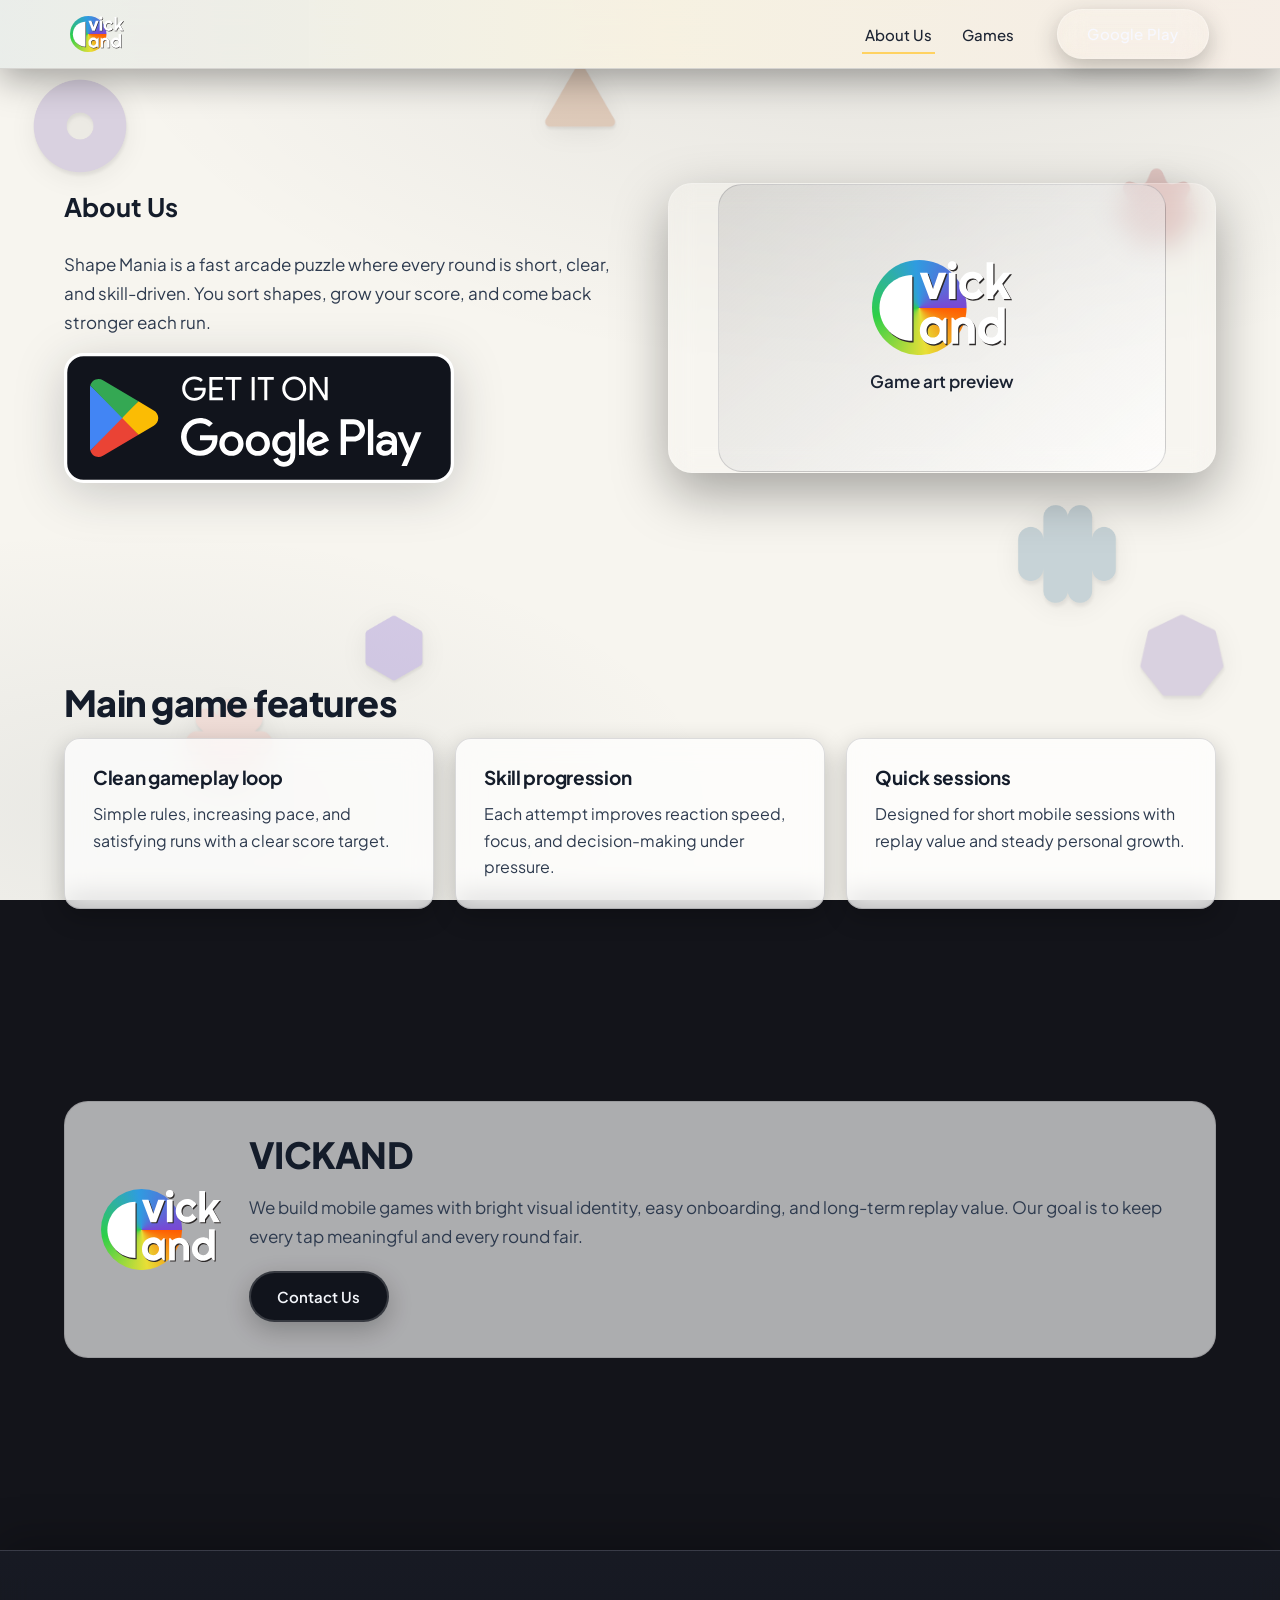
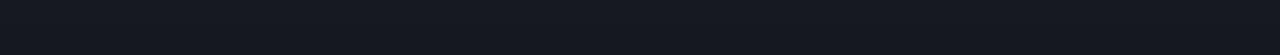
<file: index.html>
<!DOCTYPE html>
<html lang="en">
  <head>
    <meta charset="UTF-8" />
    <meta name="viewport" content="width=device-width, initial-scale=1" />
    <meta
      name="description"
      content="About VICKAND and Shape Mania: gameplay highlights, studio story, and contact."
    />
    <title>About Us — VICKAND</title>
    <meta name="robots" content="index, follow" />
    <link rel="canonical" href="/" />
    <meta property="og:type" content="website" />
    <meta property="og:title" content="About Us — VICKAND" />
    <meta
      property="og:description"
      content="Meet VICKAND, discover Shape Mania features, and contact the team."
    />
    <meta property="og:url" content="/" />
    <meta property="og:image" content="/assests/vickand%20logo%20no%20bg.svg" />
    <meta property="og:site_name" content="VICKAND" />
    <meta name="twitter:card" content="summary" />
    <meta name="twitter:title" content="About Us — VICKAND" />
    <meta
      name="twitter:description"
      content="Studio story, gameplay highlights, and direct contact details."
    />
    <meta name="twitter:image" content="/assests/vickand%20logo%20no%20bg.svg" />
    <meta name="theme-color" content="#f6f5f1" />
    <link rel="icon" type="image/svg+xml" href="assests/vickand%20logo%20favicon.svg" />
    <link rel="apple-touch-icon" href="assests/vickand%20logo%20favicon.svg" />
    <link rel="manifest" href="site.webmanifest" />
    <link rel="preconnect" href="https://fonts.googleapis.com" />
    <link rel="preconnect" href="https://fonts.gstatic.com" crossorigin />
    <link
      href="https://fonts.googleapis.com/css2?family=Plus+Jakarta+Sans:ital,wght@0,400;0,500;0,600;0,700;0,800;1,400&display=swap"
      rel="stylesheet"
    />
    <link rel="stylesheet" href="css/styles.css" />
  </head>
  <body class="page-about">
    <a class="skip-link" href="#main">Skip to main content</a>
    <div class="ambient-shapes" aria-hidden="true">
      <span class="ambient-shapes__flake ambient-shapes__flake--1"></span>
      <span class="ambient-shapes__flake ambient-shapes__flake--2"></span>
      <span class="ambient-shapes__flake ambient-shapes__flake--3"></span>
      <span class="ambient-shapes__flake ambient-shapes__flake--4"></span>
      <span class="ambient-shapes__flake ambient-shapes__flake--5"></span>
      <span class="ambient-shapes__flake ambient-shapes__flake--6"></span>
      <span class="ambient-shapes__flake ambient-shapes__flake--7"></span>
      <span class="ambient-shapes__flake ambient-shapes__flake--8"></span>
    </div>
    <header class="site-header">
      <div class="container header-inner">
        <div class="brand" aria-label="VICKAND">
          <img
            src="assests/vickand%20logo%20no%20bg.svg"
            alt="VICKAND logo"
            width="54"
            height="54"
            decoding="async"
          />
        </div>
        <button
          type="button"
          class="nav-toggle"
          aria-expanded="false"
          aria-controls="site-menu"
          aria-label="Open menu"
        >
          <span class="nav-toggle-icon" aria-hidden="true"></span>
        </button>
        <nav class="site-nav" id="site-menu" aria-label="Main navigation">
          <ul>
            <li><a href="index.html" aria-current="page">About Us</a></li>
            <li><a href="game.html">Games</a></li>
            <li class="nav-cta-wrap">
              <a
                class="nav-cta"
                href="https://play.google.com/store/apps/details?id=com.vickand.shapemania"
                >Google Play</a
              >
            </li>
          </ul>
        </nav>
      </div>
    </header>

    <main id="main">
      <section class="about-hero reveal-on-scroll">
        <div class="container split">
          <div class="split-body">
            <h1>About Us</h1>
            <p>
              Shape Mania is a fast arcade puzzle where every round is short, clear, and skill-driven. You
              sort shapes, grow your score, and come back stronger each run.
            </p>
            <a
              class="store-download-link store-download-link--dark"
              href="https://play.google.com/store/apps/details?id=com.vickand.shapemania"
              aria-label="Get Shape Mania on Google Play"
            >
              <img
                src="assests/Store%20download%20button%20dark.svg"
                alt="Get Shape Mania on Google Play"
                width="390"
                height="130"
                decoding="async"
              />
            </a>
          </div>
          <div class="split-visual about-hero__visual">
            <div class="game-poster-placeholder" role="img" aria-label="Shape Mania game preview image">
              <img src="assests/vickand%20logo%20no%20bg.svg" alt="" width="140" height="140" decoding="async" />
              <p>Game art preview</p>
            </div>
          </div>
        </div>
      </section>

      <section class="section reveal-on-scroll" aria-labelledby="features">
        <div class="container">
          <h2 id="features" class="section-title">Main game features</h2>
          <div class="card-grid">
            <article class="card">
              <h3>Clean gameplay loop</h3>
              <p>Simple rules, increasing pace, and satisfying runs with a clear score target.</p>
            </article>
            <article class="card">
              <h3>Skill progression</h3>
              <p>Each attempt improves reaction speed, focus, and decision-making under pressure.</p>
            </article>
            <article class="card">
              <h3>Quick sessions</h3>
              <p>Designed for short mobile sessions with replay value and steady personal growth.</p>
            </article>
          </div>
        </div>
      </section>

      <section class="section reveal-on-scroll" aria-labelledby="vickand-title">
        <div class="container">
          <div class="vickand-block">
            <div class="vickand-block__logo-wrap">
              <img
                src="assests/vickand%20logo%20no%20bg.svg"
                alt="VICKAND symbol"
                width="120"
                height="120"
                decoding="async"
              />
            </div>
            <div>
              <h2 id="vickand-title" class="section-title">VICKAND</h2>
              <p>
                We build mobile games with bright visual identity, easy onboarding, and long-term replay
                value. Our goal is to keep every tap meaningful and every round fair.
              </p>
              <a class="btn btn-primary" href="mailto:shapeinc25@gmail.com?subject=Contact%20from%20website"
                >Contact Us</a
              >
            </div>
          </div>
        </div>
      </section>
    </main>

    <footer class="site-footer">
      <div class="container footer-inner">
        <div class="footer-brand"><span>All rights reserved. VICKAND 2026.</span></div>
        <div class="footer-links">
          <a href="https://shapes-privacy.netlify.app/">Policy</a>
          <a href="https://shapes-privacy.netlify.app/">Terms</a>
        </div>
      </div>
    </footer>

    <script src="js/main.js" defer></script>
  </body>
</html>
</file>
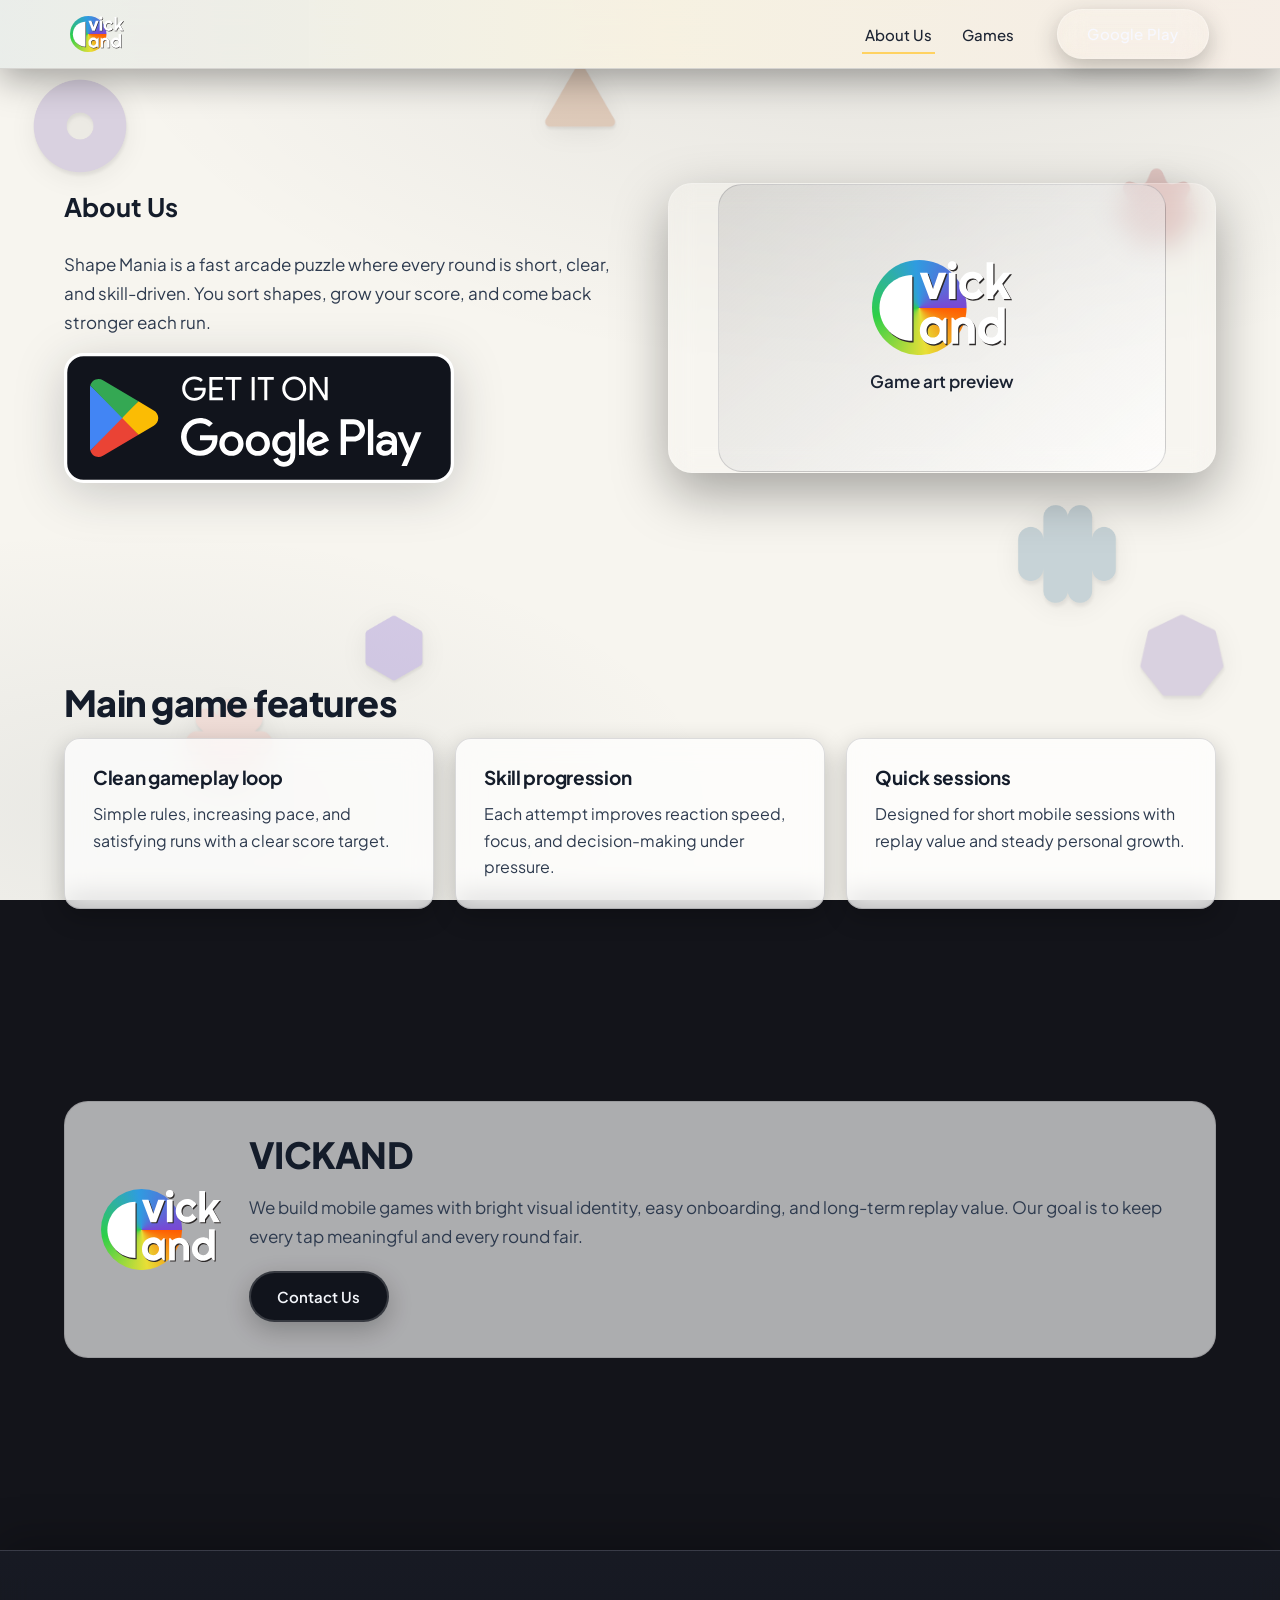
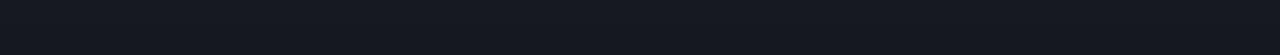
<file: about.html>
<!DOCTYPE html>
<html lang="en">
  <head>
    <meta charset="UTF-8" />
    <meta name="viewport" content="width=device-width, initial-scale=1" />
    <meta
      name="description"
      content="About VICKAND and Shape Mania: gameplay highlights, studio story, and contact."
    />
    <title>About Us — VICKAND</title>
    <meta name="robots" content="index, follow" />
    <link rel="canonical" href="/about.html" />
    <meta property="og:type" content="website" />
    <meta property="og:title" content="About Us — VICKAND" />
    <meta
      property="og:description"
      content="Meet VICKAND, discover Shape Mania features, and contact the team."
    />
    <meta property="og:url" content="/about.html" />
    <meta property="og:image" content="/assests/vickand%20logo%20no%20bg.svg" />
    <meta property="og:site_name" content="VICKAND" />
    <meta name="twitter:card" content="summary" />
    <meta name="twitter:title" content="About Us — VICKAND" />
    <meta
      name="twitter:description"
      content="Studio story, gameplay highlights, and direct contact details."
    />
    <meta name="twitter:image" content="/assests/vickand%20logo%20no%20bg.svg" />
    <meta name="theme-color" content="#f6f5f1" />
    <link rel="icon" type="image/svg+xml" href="assests/vickand%20logo%20favicon.svg" />
    <link rel="apple-touch-icon" href="assests/vickand%20logo%20favicon.svg" />
    <link rel="manifest" href="site.webmanifest" />
    <link rel="preconnect" href="https://fonts.googleapis.com" />
    <link rel="preconnect" href="https://fonts.gstatic.com" crossorigin />
    <link
      href="https://fonts.googleapis.com/css2?family=Plus+Jakarta+Sans:ital,wght@0,400;0,500;0,600;0,700;0,800;1,400&display=swap"
      rel="stylesheet"
    />
    <link rel="stylesheet" href="css/styles.css" />
  </head>
  <body class="page-about">
    <a class="skip-link" href="#main">Skip to main content</a>
    <div class="ambient-shapes" aria-hidden="true">
      <span class="ambient-shapes__flake ambient-shapes__flake--1"></span>
      <span class="ambient-shapes__flake ambient-shapes__flake--2"></span>
      <span class="ambient-shapes__flake ambient-shapes__flake--3"></span>
      <span class="ambient-shapes__flake ambient-shapes__flake--4"></span>
      <span class="ambient-shapes__flake ambient-shapes__flake--5"></span>
      <span class="ambient-shapes__flake ambient-shapes__flake--6"></span>
      <span class="ambient-shapes__flake ambient-shapes__flake--7"></span>
      <span class="ambient-shapes__flake ambient-shapes__flake--8"></span>
    </div>
    <header class="site-header">
      <div class="container header-inner">
        <a class="brand" href="index.html">
          <img
            src="assests/vickand%20logo%20no%20bg.svg"
            alt="VICKAND logo"
            width="54"
            height="54"
            decoding="async"
          />
        </a>
        <button
          type="button"
          class="nav-toggle"
          aria-expanded="false"
          aria-controls="site-menu"
          aria-label="Open menu"
        >
          <span class="nav-toggle-icon" aria-hidden="true"></span>
        </button>
        <nav class="site-nav" id="site-menu" aria-label="Main navigation">
          <ul>
            <li><a href="about.html" aria-current="page">About Us</a></li>
            <li><a href="game.html">Games</a></li>
            <li class="nav-cta-wrap">
              <a
                class="nav-cta"
                href="https://play.google.com/store/apps/details?id=com.vickand.shapemania"
                >Google Play</a
              >
            </li>
          </ul>
        </nav>
      </div>
    </header>

    <main id="main">
      <section class="about-hero reveal-on-scroll">
        <div class="container split">
          <div class="split-body">
            <h1>About Us</h1>
            <p>
              Shape Mania is a fast arcade puzzle where every round is short, clear, and skill-driven. You
              sort shapes, grow your score, and come back stronger each run.
            </p>
            <a
              class="store-download-link store-download-link--dark"
              href="https://play.google.com/store/apps/details?id=com.vickand.shapemania"
              aria-label="Get Shape Mania on Google Play"
            >
              <img
                src="assests/Store%20download%20button%20dark.svg"
                alt="Get Shape Mania on Google Play"
                width="390"
                height="130"
                decoding="async"
              />
            </a>
          </div>
          <div class="split-visual about-hero__visual">
            <div class="game-poster-placeholder" role="img" aria-label="Shape Mania game preview image">
              <img src="assests/vickand%20logo%20no%20bg.svg" alt="" width="140" height="140" decoding="async" />
              <p>Game art preview</p>
            </div>
          </div>
        </div>
      </section>

      <section class="section reveal-on-scroll" aria-labelledby="features">
        <div class="container">
          <h2 id="features" class="section-title">Main game features</h2>
          <div class="card-grid">
            <article class="card">
              <h3>Clean gameplay loop</h3>
              <p>Simple rules, increasing pace, and satisfying runs with a clear score target.</p>
            </article>
            <article class="card">
              <h3>Skill progression</h3>
              <p>Each attempt improves reaction speed, focus, and decision-making under pressure.</p>
            </article>
            <article class="card">
              <h3>Quick sessions</h3>
              <p>Designed for short mobile sessions with replay value and steady personal growth.</p>
            </article>
          </div>
        </div>
      </section>

      <section class="section reveal-on-scroll" aria-labelledby="vickand-title">
        <div class="container">
          <div class="vickand-block">
            <div class="vickand-block__logo-wrap">
              <img
                src="assests/vickand%20logo%20no%20bg.svg"
                alt="VICKAND symbol"
                width="120"
                height="120"
                decoding="async"
              />
            </div>
            <div>
              <h2 id="vickand-title" class="section-title">VICKAND</h2>
              <p>
                We build mobile games with bright visual identity, easy onboarding, and long-term replay
                value. Our goal is to keep every tap meaningful and every round fair.
              </p>
              <a class="btn btn-primary" href="mailto:shapeinc25@gmail.com?subject=Contact%20from%20website"
                >Contact Us</a
              >
            </div>
          </div>
        </div>
      </section>
    </main>

    <footer class="site-footer">
      <div class="container footer-inner">
        <div class="footer-brand"><span>All rights reserved. VICKAND 2026.</span></div>
        <div class="footer-links">
          <a href="https://shapes-privacy.netlify.app/">Policy</a>
          <a href="https://shapes-privacy.netlify.app/">Terms</a>
        </div>
      </div>
    </footer>

    <script src="js/main.js" defer></script>
  </body>
</html>
</file>
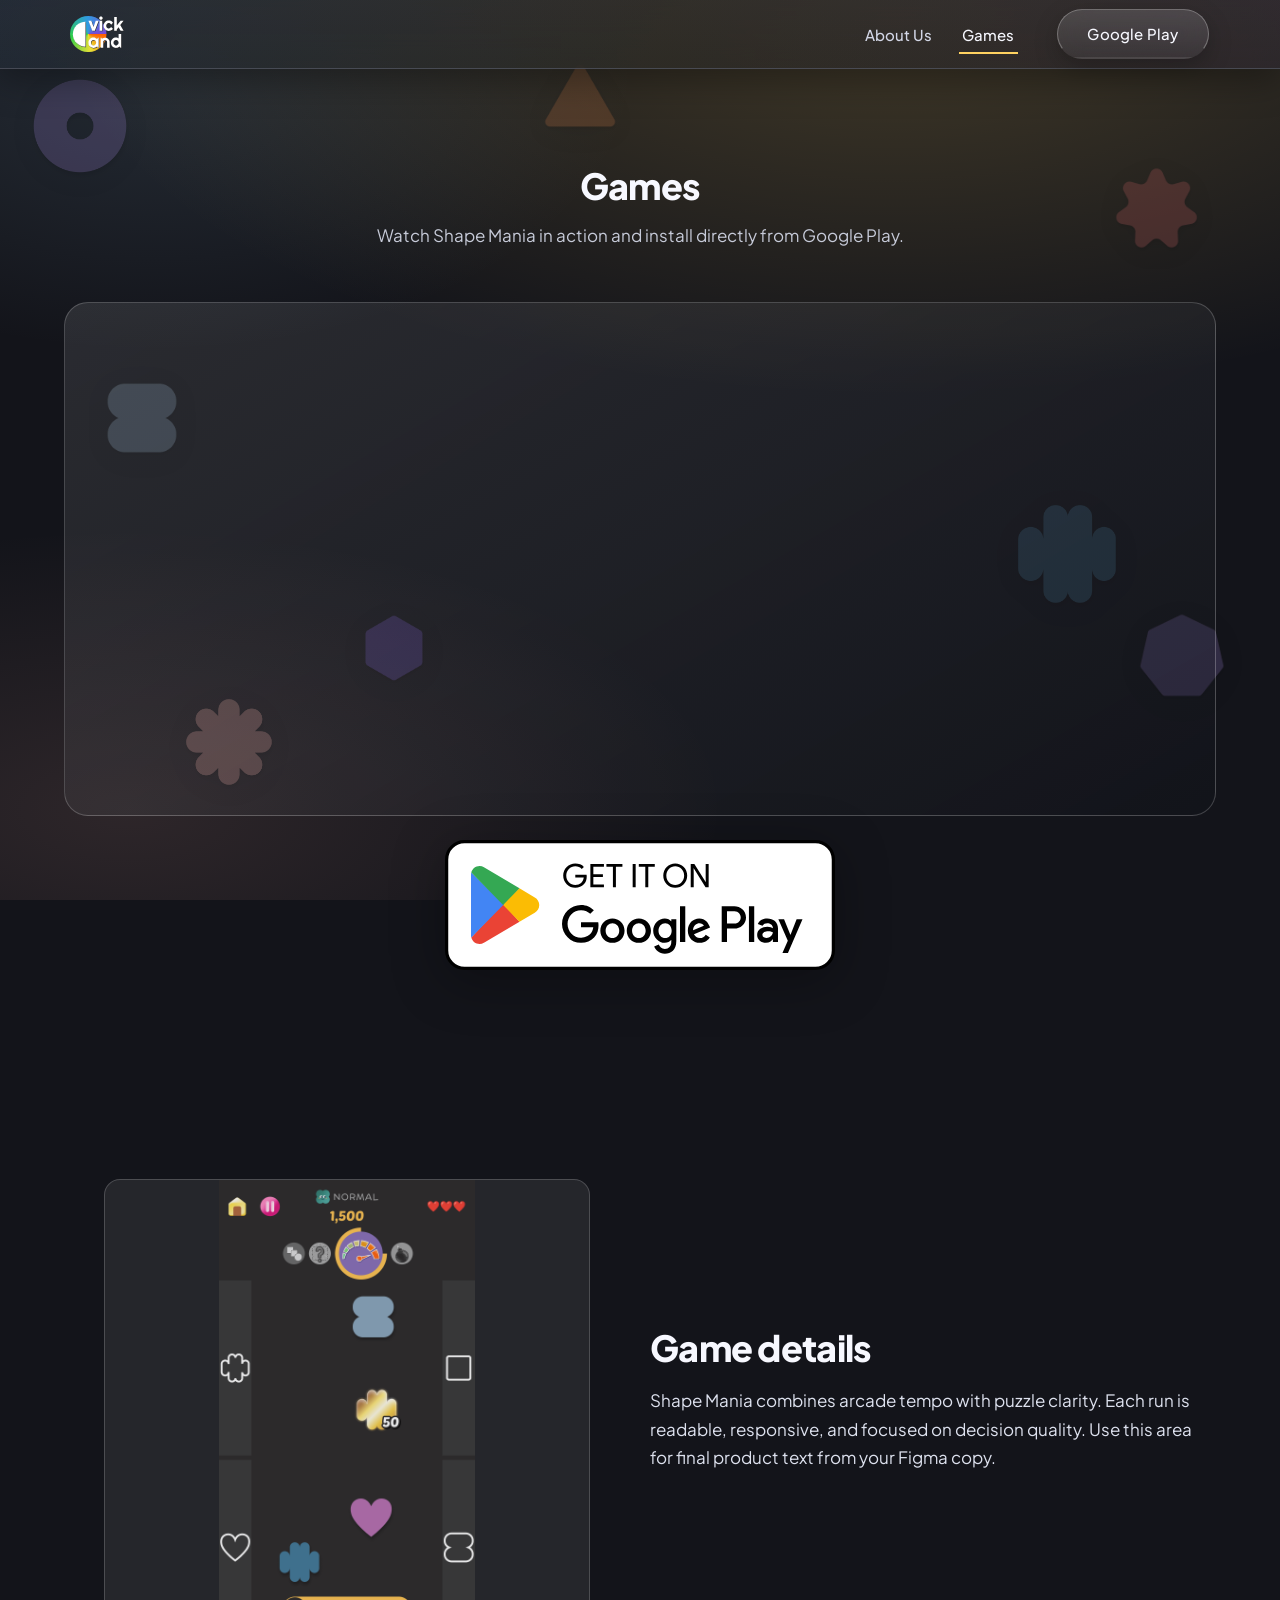
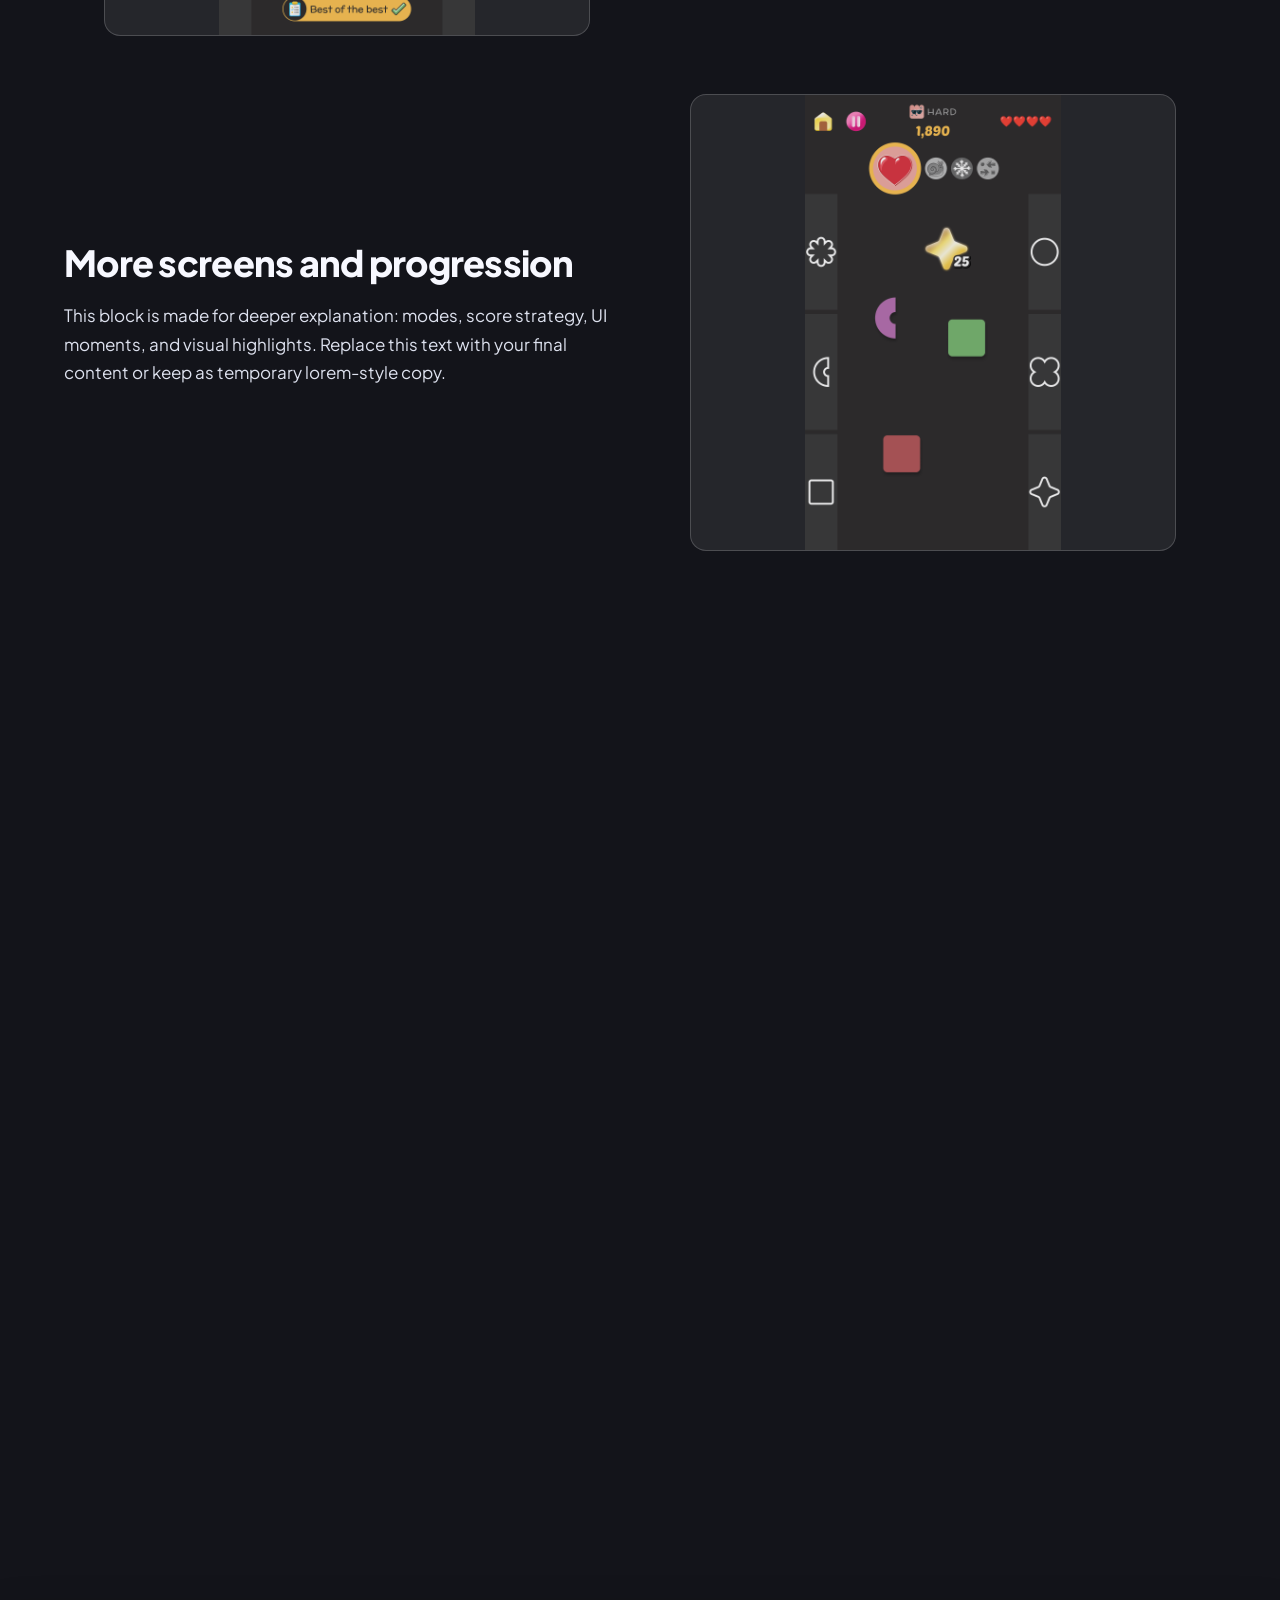
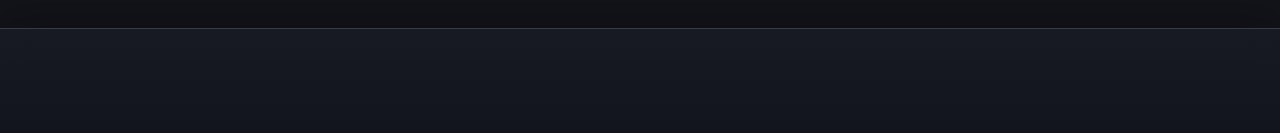
<file: game.html>
<!DOCTYPE html>
<html lang="en">
  <head>
    <meta charset="UTF-8" />
    <meta name="viewport" content="width=device-width, initial-scale=1" />
    <meta
      name="description"
      content="Shape Mania game page: trailer area, gameplay details, boosters, challenges, and Google Play button."
    />
    <title>Games — Shape Mania</title>
    <meta name="robots" content="index, follow" />
    <link rel="canonical" href="/game.html" />
    <meta property="og:type" content="website" />
    <meta property="og:title" content="Games — Shape Mania" />
    <meta
      property="og:description"
      content="Explore gameplay systems, boosters, daily challenges, and install Shape Mania."
    />
    <meta property="og:url" content="/game.html" />
    <meta property="og:image" content="/assests/vickand%20logo%20no%20bg.svg" />
    <meta property="og:site_name" content="VICKAND" />
    <meta name="twitter:card" content="summary_large_image" />
    <meta name="twitter:title" content="Games — Shape Mania" />
    <meta
      name="twitter:description"
      content="Watch gameplay, read details, and download Shape Mania on Google Play."
    />
    <meta name="twitter:image" content="/assests/vickand%20logo%20no%20bg.svg" />
    <meta name="theme-color" content="#11141c" />
    <link rel="icon" type="image/svg+xml" href="assests/vickand%20logo%20favicon.svg" />
    <link rel="apple-touch-icon" href="assests/vickand%20logo%20favicon.svg" />
    <link rel="manifest" href="site.webmanifest" />
    <link rel="preconnect" href="https://fonts.googleapis.com" />
    <link rel="preconnect" href="https://fonts.gstatic.com" crossorigin />
    <link
      href="https://fonts.googleapis.com/css2?family=Plus+Jakarta+Sans:ital,wght@0,400;0,500;0,600;0,700;0,800;1,400&display=swap"
      rel="stylesheet"
    />
    <link rel="stylesheet" href="css/styles.css" />
  </head>
  <body class="page-game">
    <a class="skip-link" href="#main">Skip to main content</a>
    <div class="ambient-shapes" aria-hidden="true">
      <span class="ambient-shapes__flake ambient-shapes__flake--1"></span>
      <span class="ambient-shapes__flake ambient-shapes__flake--2"></span>
      <span class="ambient-shapes__flake ambient-shapes__flake--3"></span>
      <span class="ambient-shapes__flake ambient-shapes__flake--4"></span>
      <span class="ambient-shapes__flake ambient-shapes__flake--5"></span>
      <span class="ambient-shapes__flake ambient-shapes__flake--6"></span>
      <span class="ambient-shapes__flake ambient-shapes__flake--7"></span>
      <span class="ambient-shapes__flake ambient-shapes__flake--8"></span>
    </div>
    <header class="site-header">
      <div class="container header-inner">
        <a class="brand" href="index.html">
          <img
            src="assests/vickand%20logo%20no%20bg.svg"
            alt="VICKAND logo"
            width="54"
            height="54"
            decoding="async"
          />
        </a>
        <button
          type="button"
          class="nav-toggle"
          aria-expanded="false"
          aria-controls="site-menu"
          aria-label="Open menu"
        >
          <span class="nav-toggle-icon" aria-hidden="true"></span>
        </button>
        <nav class="site-nav" id="site-menu" aria-label="Main navigation">
          <ul>
            <li><a href="about.html">About Us</a></li>
            <li><a href="game.html" aria-current="page">Games</a></li>
            <li class="nav-cta-wrap">
              <a
                class="nav-cta"
                href="https://play.google.com/store/apps/details?id=com.vickand.shapemania"
                >Google Play</a
              >
            </li>
          </ul>
        </nav>
      </div>
    </header>

    <main id="main">
      <section class="section reveal-on-scroll" aria-labelledby="games-hero-title">
        <div class="container">
          <header class="section-header section-header--center">
            <h1 id="games-hero-title" class="section-title">Games</h1>
            <p class="section-intro">Watch Shape Mania in action and install directly from Google Play.</p>
          </header>
          <div class="video-placeholder video-placeholder--embed">
            <iframe
              src="https://www.youtube.com/embed/rfrcnis6ors"
              title="Shape Mania gameplay video"
              loading="lazy"
              allow="accelerometer; autoplay; clipboard-write; encrypted-media; gyroscope; picture-in-picture; web-share"
              referrerpolicy="strict-origin-when-cross-origin"
              allowfullscreen
            ></iframe>
          </div>
          <div class="games-page__cta">
            <a
              class="store-download-link"
              href="https://play.google.com/store/apps/details?id=com.vickand.shapemania"
              aria-label="Get Shape Mania on Google Play"
            >
              <img
                src="assests/Store%20download%20button.svg"
                alt="Get Shape Mania on Google Play"
                width="390"
                height="130"
                decoding="async"
                loading="lazy"
              />
            </a>
          </div>
        </div>
      </section>

      <section class="section reveal-on-scroll" aria-labelledby="details-title">
        <div class="container games-flow">
          <div class="games-flow__row">
            <figure class="games-shot">
              <img src="assests/phone%20screenshot%202.png" alt="Shape Mania screenshot preview" width="390" height="844" decoding="async" loading="lazy" />
            </figure>
            <div>
              <h2 id="details-title" class="section-title">Game details</h2>
              <p>
                Shape Mania combines arcade tempo with puzzle clarity. Each run is readable, responsive, and
                focused on decision quality. Use this area for final product text from your Figma copy.
              </p>
            </div>
          </div>
          <div class="games-flow__row games-flow__row--reverse">
            <figure class="games-shot">
              <img src="assests/phone%20screenshot%203.png" alt="Shape Mania gameplay screenshot preview" width="390" height="844" decoding="async" loading="lazy" />
            </figure>
            <div>
              <h2 class="section-title">More screens and progression</h2>
              <p>
                This block is made for deeper explanation: modes, score strategy, UI moments, and visual
                highlights. Replace this text with your final content or keep as temporary lorem-style copy.
              </p>
            </div>
          </div>
        </div>
      </section>

      <section class="section reveal-on-scroll" aria-labelledby="boosters-title">
        <div class="container">
          <h2 id="boosters-title" class="section-title">Boosters and points</h2>
          <div class="card-grid card-grid--quad">
            <article class="card">
              <h3>Time Freeze</h3>
              <p>Slows incoming pressure and gives a safe planning window. <strong>+150 pts</strong></p>
            </article>
            <article class="card">
              <h3>Color Blast</h3>
              <p>Clears selected shape color to open the board instantly. <strong>+300 pts</strong></p>
            </article>
            <article class="card">
              <h3>Combo Multiplier</h3>
              <p>Increases combo reward for riskier runs. <strong>up to +500 pts</strong></p>
            </article>
            <article class="card">
              <h3>Shield</h3>
              <p>Absorbs one critical mistake and keeps run alive. <strong>+120 pts</strong></p>
            </article>
          </div>
        </div>
      </section>

      <section class="section reveal-on-scroll" aria-labelledby="challenges-title">
        <div class="container">
          <h2 id="challenges-title" class="section-title">Challenges and Golden level</h2>
          <ul class="feature-list">
            <li><strong>Daily Challenges:</strong> rotating objectives with score and precision goals.</li>
            <li><strong>Weekly Milestones:</strong> longer tasks with bigger rewards and progression pace.</li>
            <li><strong>Golden Level:</strong> unlocked tier with tougher patterns and higher point multipliers.</li>
          </ul>
        </div>
      </section>
    </main>

    <footer class="site-footer">
      <div class="container footer-inner">
        <div class="footer-brand"><span>All rights reserved. VICKAND 2026.</span></div>
        <div class="footer-links">
          <a href="https://shapes-privacy.netlify.app/">Policy</a>
          <a href="https://shapes-privacy.netlify.app/">Terms</a>
        </div>
      </div>
    </footer>

    <script src="js/main.js" defer></script>
  </body>
</html>
</file>
<file: css/styles.css>
/* VICKAND / Shape Mania — site styles
   Palette from brand assets; background textures use project images */

:root {
  --asset-header: url("../assests/header%20image%20dev%20page%201.png");
  --asset-promo: url("../assests/google%20play%20stop%20frame.png");
  --asset-shape-a: url("../assests/shapes%20outline%20and%20fill.png");
  --asset-shape-b: url("../assests/shapes%20outline%20and%20fill-5.png");
  --asset-shape-c: url("../assests/shapes%20outline%20and%20fill-10.png");
  --asset-shape-d: url("../assests/shapes%20outline%20and%20fill-2.png");
  --asset-shape-e: url("../assests/shapes%20outline%20and%20fill-3.png");
  --asset-shape-f: url("../assests/shapes%20outline%20and%20fill-4.png");
  --asset-shape-g: url("../assests/shapes%20outline%20and%20fill-7.png");
  --asset-shape-h: url("../assests/shapes%20outline%20and%20fill-11.png");
  --color-bg: #13141a;
  --color-bg-warm: #1b1d26;
  --color-surface: rgba(255, 255, 255, 0.08);
  --color-ink: #f7f8ff;
  --color-ink-muted: #c6cad8;
  --color-body: #dde1ee;
  --color-gold: #ffd261;
  --color-coral: #eea89b;
  --color-slate: #84abc4;
  --color-accent-rose: #b35759;
  --color-accent-green: #78b671;
  --color-border: rgba(232, 237, 255, 0.18);
  --color-btn-dark: #1a1f2c;
  --radius-sm: 10px;
  --radius-md: 16px;
  --radius-lg: 24px;
  --shadow-sm: 0 8px 24px rgba(0, 0, 0, 0.24);
  --shadow-md: 0 20px 54px rgba(0, 0, 0, 0.34);
  --font-sans: "Plus Jakarta Sans", system-ui, sans-serif;
  --header-height: 4.25rem;
  --ease-out: cubic-bezier(0.22, 1, 0.36, 1);
  --max-width: 72rem;
  --space-section: clamp(3.5rem, 8vw, 6rem);
  --ease-spring: cubic-bezier(0.34, 1.56, 0.64, 1);
  --duration-hover: 0.35s;
  --leading-body: 1.68;
  --leading-tight-heading: 1.18;
}

@keyframes hero-pulse-ring {
  0% {
    transform: scale(1);
    opacity: 0.55;
  }
  100% {
    transform: scale(1.18);
    opacity: 0;
  }
}

/* Continuous gold sweep on primary CTA */
@keyframes hero-shine-loop {
  0% {
    transform: translateX(-165%) skewX(-11deg);
  }
  100% {
    transform: translateX(235%) skewX(-11deg);
  }
}

@keyframes float-visual {
  0%,
  100% {
    transform: translateY(0);
  }
  50% {
    transform: translateY(-6px);
  }
}

@keyframes shape-drift-a {
  0%,
  100% {
    transform: translate3d(var(--parallax-x, 0px), var(--parallax-y, 0px), 0) rotate(-4deg);
  }
  50% {
    transform: translate3d(
        calc(var(--parallax-x, 0px) - 12px),
        calc(var(--parallax-y, 0px) - 10px),
        0
      )
      rotate(4deg);
  }
}

@keyframes shape-drift-b {
  0%,
  100% {
    transform: translate3d(var(--parallax-x, 0px), var(--parallax-y, 0px), 0) rotate(6deg);
  }
  50% {
    transform: translate3d(
        calc(var(--parallax-x, 0px) + 10px),
        calc(var(--parallax-y, 0px) + 12px),
        0
      )
      rotate(-4deg);
  }
}

@keyframes shape-drift-c {
  0%,
  100% {
    transform: translate3d(var(--parallax-x, 0px), var(--parallax-y, 0px), 0) rotate(-3deg) scale(1);
  }
  33% {
    transform: translate3d(
        calc(var(--parallax-x, 0px) + 14px),
        calc(var(--parallax-y, 0px) - 16px),
        0
      )
      rotate(8deg)
      scale(1.05);
  }
  66% {
    transform: translate3d(
        calc(var(--parallax-x, 0px) - 12px),
        calc(var(--parallax-y, 0px) + 10px),
        0
      )
      rotate(-6deg)
      scale(0.97);
  }
}

@keyframes nav-item-in {
  from {
    opacity: 0;
    transform: translateX(16px);
  }
  to {
    opacity: 1;
    transform: translateX(0);
  }
}

@keyframes ambient-float-1 {
  0%,
  100% {
    transform: translate3d(0, 0, 0) rotate(0deg);
  }
  25% {
    transform: translate3d(2.8vmin, -3.4vmin, 0) rotate(9deg);
  }
  50% {
    transform: translate3d(-2.2vmin, -1.2vmin, 0) rotate(-6deg);
  }
  75% {
    transform: translate3d(-2.6vmin, 3.2vmin, 0) rotate(7deg);
  }
}

@keyframes ambient-float-2 {
  0%,
  100% {
    transform: translate3d(0, 0, 0) rotate(0deg) scale(1);
  }
  33% {
    transform: translate3d(-3.6vmin, 2.9vmin, 0) rotate(-11deg) scale(1.1);
  }
  66% {
    transform: translate3d(3.2vmin, -2.4vmin, 0) rotate(9deg) scale(0.94);
  }
}

@keyframes ambient-float-3 {
  0%,
  100% {
    transform: translate3d(0, 0, 0) rotate(0deg);
  }
  20% {
    transform: translate3d(2.6vmin, 3.4vmin, 0) rotate(8deg);
  }
  45% {
    transform: translate3d(-3vmin, 1.8vmin, 0) rotate(-5deg);
  }
  70% {
    transform: translate3d(-2.4vmin, -3.1vmin, 0) rotate(-9deg);
  }
  90% {
    transform: translate3d(1.8vmin, -1.4vmin, 0) rotate(5deg);
  }
}

*,
*::before,
*::after {
  box-sizing: border-box;
}

html {
  scroll-behavior: smooth;
  background-color: var(--color-bg);
}

@media (prefers-reduced-motion: reduce) {
  html {
    scroll-behavior: auto;
  }

  *,
  *::before,
  *::after {
    animation-duration: 0.01ms !important;
    animation-iteration-count: 1 !important;
    transition-duration: 0.01ms !important;
  }

  .btn-play-hero__pulse,
  .hero-visual--focus {
    animation: none !important;
  }

  .btn-play-hero__shine::after {
    animation: none !important;
    opacity: 0 !important;
  }

  .reveal-on-scroll {
    opacity: 1 !important;
    transform: none !important;
  }

  .ambient-shapes__flake {
    animation: none !important;
  }

  .hero-parallax-shape {
    animation: none !important;
  }

  .hero--focus::after,
  .section--screens::before,
  .section--screens::after {
    animation: none !important;
  }
}

body {
  margin: 0;
  font-family: var(--font-sans);
  font-size: 1.0625rem;
  line-height: var(--leading-body);
  color: var(--color-body);
  background-color: transparent;
  -webkit-font-smoothing: antialiased;
  position: relative;
  isolation: isolate;
}

body.is-menu-open {
  overflow: hidden;
}

/* Soft page wash (CSS only — no promo / header artwork) */
body::before {
  content: "";
  position: fixed;
  inset: 0;
  z-index: -2;
  pointer-events: none;
  background: radial-gradient(
      ellipse 120% 80% at 70% 0%,
      rgba(255, 210, 97, 0.2) 0%,
      transparent 55%
    ),
    radial-gradient(
      ellipse 90% 60% at 10% 90%,
      rgba(238, 168, 155, 0.12) 0%,
      transparent 52%
    ),
    radial-gradient(
      ellipse 75% 62% at 12% 8%,
      rgba(132, 171, 196, 0.16) 0%,
      transparent 50%
    ),
    var(--color-bg);
}

/* Floating shape sprites — no Google Play / hero promo art */
.ambient-shapes {
  position: fixed;
  inset: 0;
  z-index: 0;
  pointer-events: none;
  overflow: hidden;
}

.ambient-shapes__flake {
  position: absolute;
  display: block;
  background-size: contain;
  background-repeat: no-repeat;
  background-position: center;
  opacity: 0.27;
  transform-origin: 50% 50%;
  will-change: transform;
  filter: drop-shadow(0 4px 14px rgba(0, 0, 0, 0.25));
}

.ambient-shapes__flake--1 {
  top: 8%;
  left: 2%;
  width: min(11vw, 108px);
  height: min(11vw, 108px);
  background-image: var(--asset-shape-a);
  animation: ambient-float-1 22s cubic-bezier(0.45, 0, 0.55, 1) infinite;
}

.ambient-shapes__flake--2 {
  top: 18%;
  right: 6%;
  width: min(9vw, 92px);
  height: min(9vw, 92px);
  background-image: var(--asset-shape-d);
  animation: ambient-float-2 28s cubic-bezier(0.45, 0, 0.55, 1) infinite;
  animation-delay: -5s;
}

.ambient-shapes__flake--3 {
  top: 42%;
  left: 8%;
  width: min(8vw, 80px);
  height: min(8vw, 80px);
  background-image: var(--asset-shape-e);
  animation: ambient-float-3 20s cubic-bezier(0.45, 0, 0.55, 1) infinite;
  animation-delay: -3s;
}

.ambient-shapes__flake--4 {
  bottom: 12%;
  left: 14%;
  width: min(10vw, 100px);
  height: min(10vw, 100px);
  background-image: var(--asset-shape-b);
  animation: ambient-float-2 25s cubic-bezier(0.45, 0, 0.55, 1) infinite;
  animation-delay: -9s;
}

.ambient-shapes__flake--5 {
  top: 55%;
  right: 12%;
  width: min(12vw, 118px);
  height: min(12vw, 118px);
  background-image: var(--asset-shape-f);
  animation: ambient-float-1 30s cubic-bezier(0.45, 0, 0.55, 1) infinite;
  animation-delay: -7s;
}

.ambient-shapes__flake--6 {
  bottom: 22%;
  right: 4%;
  width: min(9vw, 94px);
  height: min(9vw, 94px);
  background-image: var(--asset-shape-c);
  animation: ambient-float-3 24s cubic-bezier(0.45, 0, 0.55, 1) infinite;
  animation-delay: -11s;
}

.ambient-shapes__flake--7 {
  top: 68%;
  left: 28%;
  width: min(7vw, 72px);
  height: min(7vw, 72px);
  background-image: var(--asset-shape-g);
  animation: ambient-float-2 18s cubic-bezier(0.45, 0, 0.55, 1) infinite;
  animation-delay: -4s;
}

.ambient-shapes__flake--8 {
  top: 6%;
  left: 42%;
  width: min(8vw, 84px);
  height: min(8vw, 84px);
  background-image: var(--asset-shape-h);
  animation: ambient-float-1 26s cubic-bezier(0.45, 0, 0.55, 1) infinite;
  animation-delay: -13s;
}

@media (max-width: 640px) {
  .ambient-shapes__flake {
    opacity: 0.19;
  }

  .ambient-shapes__flake--7,
  .ambient-shapes__flake--8 {
    display: none;
  }
}

main,
.site-footer {
  position: relative;
  z-index: 1;
}

img {
  max-width: 100%;
  height: auto;
  display: block;
}

a {
  color: var(--color-accent-rose);
  text-decoration-thickness: 1px;
  text-underline-offset: 0.15em;
  transition: color var(--duration-hover) var(--ease-out);
}

a:hover {
  color: var(--color-ink);
}

:focus-visible {
  outline: 2px solid var(--color-accent-green);
  outline-offset: 3px;
}

.skip-link {
  position: absolute;
  left: -9999px;
  top: 0;
  padding: 0.75rem 1rem;
  background: var(--color-ink);
  color: var(--color-surface);
  z-index: 9999;
  border-radius: var(--radius-sm);
}

.skip-link:focus {
  left: 1rem;
  top: 1rem;
}

/* ---------- Layout ---------- */

.container {
  width: min(100% - 2rem, var(--max-width));
  margin-inline: auto;
}

/* ---------- Site header ---------- */

.site-header {
  position: sticky;
  top: 0;
  z-index: 200;
  min-height: var(--header-height);
  padding-block: 0.35rem;
  background: linear-gradient(180deg, rgba(24, 27, 36, 0.82) 0%, rgba(19, 22, 30, 0.8) 100%);
  backdrop-filter: blur(14px);
  -webkit-backdrop-filter: blur(14px);
  border-bottom: 1px solid rgba(198, 202, 216, 0.26);
  box-shadow: 0 10px 36px rgba(0, 0, 0, 0.35);
  transition: background 0.35s var(--ease-out), box-shadow 0.35s var(--ease-out),
    border-color 0.35s var(--ease-out);
}

.site-header:hover {
  background: linear-gradient(180deg, rgba(30, 33, 44, 0.9) 0%, rgba(20, 23, 32, 0.88) 100%);
  border-bottom-color: rgba(255, 210, 97, 0.42);
  box-shadow: 0 16px 40px rgba(0, 0, 0, 0.4);
}

.site-header::before {
  content: "";
  position: absolute;
  inset: 0;
  pointer-events: none;
  background: linear-gradient(
    90deg,
    rgba(132, 171, 196, 0.2) 0%,
    rgba(255, 210, 97, 0.16) 52%,
    rgba(238, 168, 155, 0.18) 100%
  );
  opacity: 0.55;
}

.header-inner {
  position: relative;
  z-index: 1;
  min-height: calc(var(--header-height) - 0.7rem);
  padding-inline: 0.35rem;
  display: flex;
  align-items: center;
  justify-content: space-between;
  gap: 1.2rem;
}

.brand {
  display: flex;
  align-items: center;
  gap: 0;
  text-decoration: none;
  color: var(--color-ink);
  font-weight: 700;
  font-size: 1.125rem;
  letter-spacing: -0.02em;
  transition: transform var(--duration-hover) var(--ease-out),
    opacity var(--duration-hover) var(--ease-out);
}

.brand:hover {
  color: var(--color-ink);
  transform: translateY(-1px);
}

.brand:active {
  transform: translateY(0);
}

.brand img {
  width: 54px;
  height: 54px;
  object-fit: contain;
  border-radius: var(--radius-sm);
  transition: transform 0.4s var(--ease-out), box-shadow 0.4s var(--ease-out);
}

.brand:hover img {
  transform: scale(1.06) rotate(-2deg);
  box-shadow: 0 8px 24px rgba(255, 208, 88, 0.35);
}

.nav-toggle {
  display: none;
  align-items: center;
  justify-content: center;
  width: 44px;
  height: 44px;
  padding: 0;
  border: 1px solid var(--color-border);
  border-radius: var(--radius-sm);
  background: var(--color-surface);
  cursor: pointer;
  color: var(--color-ink);
  transition: transform 0.35s var(--ease-spring), background 0.35s var(--ease-out),
    border-color 0.35s var(--ease-out), box-shadow 0.35s var(--ease-out);
}

.nav-toggle:hover {
  border-color: rgba(46, 44, 44, 0.16);
  box-shadow: 0 6px 22px rgba(255, 208, 88, 0.28);
  background: #fffef9;
}

.nav-toggle[aria-expanded="true"] {
  background: linear-gradient(180deg, rgba(40, 46, 63, 0.92) 0%, rgba(28, 33, 48, 0.94) 100%);
  border-color: rgba(255, 210, 97, 0.5);
  box-shadow: 0 10px 26px rgba(0, 0, 0, 0.34), 0 0 0 1px rgba(255, 210, 97, 0.18) inset;
  color: #ffe8a7;
}

.nav-toggle:active {
  transform: scale(0.96);
}

.nav-toggle-icon {
  display: block;
  width: 20px;
  height: 2px;
  background: currentColor;
  position: relative;
  transition: background 0.38s var(--ease-out);
}

.nav-toggle-icon::before,
.nav-toggle-icon::after {
  content: "";
  position: absolute;
  left: 0;
  width: 100%;
  height: 2px;
  background: currentColor;
  border-radius: 1px;
  transition: transform 0.38s var(--ease-spring), top 0.38s var(--ease-spring),
    opacity 0.25s var(--ease-out);
}

.nav-toggle-icon::before {
  top: -6px;
}

.nav-toggle-icon::after {
  top: 6px;
}

[aria-expanded="true"] .nav-toggle-icon {
  background: transparent;
}

[aria-expanded="true"] .nav-toggle-icon::before {
  top: 0;
  transform: rotate(45deg);
}

[aria-expanded="true"] .nav-toggle-icon::after {
  top: 0;
  transform: rotate(-45deg);
}

.site-nav ul {
  list-style: none;
  margin: 0;
  padding: 0;
  display: flex;
  align-items: center;
  gap: 0.45rem 1.5rem;
}

.site-nav a {
  text-decoration: none;
  color: #d3d7e7;
  font-weight: 500;
  font-size: 0.9375rem;
  padding: 0.5rem 0.2rem;
  border-bottom: 2px solid transparent;
  transition: color var(--duration-hover) var(--ease-out),
    border-color var(--duration-hover) var(--ease-out), transform 0.3s var(--ease-out);
}

.site-nav a:hover {
  color: #ffffff;
  border-bottom-color: rgba(255, 208, 88, 0.65);
  transform: translateY(-1px);
}

.site-nav a[aria-current="page"] {
  color: var(--color-ink);
  border-bottom-color: var(--color-gold);
}

.nav-cta {
  display: inline-flex;
  align-items: center;
  justify-content: center;
  padding: 0.95rem 2.6rem;
  margin: 0.15rem 0.1rem;
  min-height: 3.1rem;
  min-width: 9.5rem;
  border-radius: 999px;
  background: linear-gradient(180deg, rgba(255, 255, 255, 0.14) 0%, rgba(255, 255, 255, 0.06) 100%);
  color: #f7f8ff !important;
  font-weight: 600;
  font-size: 0.875rem;
  letter-spacing: 0.01em;
  border: 1px solid rgba(255, 255, 255, 0.28);
  backdrop-filter: blur(14px);
  -webkit-backdrop-filter: blur(14px);
  text-decoration: none !important;
  transition: transform 0.35s var(--ease-spring), box-shadow 0.35s var(--ease-out),
    background 0.35s var(--ease-out);
  box-shadow: var(--shadow-sm);
}

.nav-cta:hover {
  color: #ffffff !important;
  transform: translateY(-2px) scale(1.03);
  box-shadow: 0 14px 36px rgba(46, 44, 44, 0.18), 0 0 0 1px rgba(255, 208, 88, 0.35);
  background: linear-gradient(180deg, rgba(255, 255, 255, 0.2) 0%, rgba(255, 255, 255, 0.1) 100%);
}

.nav-backdrop {
  position: fixed;
  inset: 0;
  top: var(--header-height);
  z-index: 150;
  background: rgba(46, 44, 44, 0.3);
  backdrop-filter: blur(5px);
  -webkit-backdrop-filter: blur(5px);
  opacity: 0;
  visibility: hidden;
  pointer-events: none;
  transition: opacity 0.4s var(--ease-out), visibility 0.4s;
}

.nav-backdrop.is-visible {
  opacity: 1;
  visibility: visible;
  pointer-events: auto;
}

@media (max-width: 768px) {
  .site-header {
    padding-block: 0.2rem;
  }

  .header-inner {
    min-height: calc(var(--header-height) - 0.4rem);
    padding-inline: 0.1rem;
  }

  .nav-toggle {
    display: flex;
  }

  .site-nav {
    position: fixed;
    top: var(--header-height);
    right: 0;
    bottom: 0;
    left: 0;
    width: 100%;
    max-width: 100%;
    max-height: calc(100dvh - var(--header-height));
    overflow-y: auto;
    background: linear-gradient(180deg, rgba(26, 31, 45, 0.97) 0%, rgba(18, 22, 34, 0.98) 100%);
    backdrop-filter: blur(18px);
    -webkit-backdrop-filter: blur(18px);
    padding: 1.1rem 1.1rem 1.6rem;
    border-top: 1px solid rgba(255, 255, 255, 0.14);
    border-left: none;
    border-radius: 0;
    box-shadow: 0 16px 42px rgba(0, 0, 0, 0.46);
    z-index: 180;
    transform: translateY(-8px);
    opacity: 0;
    visibility: hidden;
    transition: transform 0.38s var(--ease-spring), opacity 0.32s var(--ease-out),
      visibility 0.38s, box-shadow 0.38s var(--ease-out);
  }

  .site-nav.is-open {
    transform: translateY(0);
    opacity: 1;
    visibility: visible;
  }

  .site-nav ul {
    flex-direction: column;
    align-items: stretch;
    gap: 0;
  }

  .site-nav li {
    border-bottom: 1px solid var(--color-border);
    opacity: 0;
    transform: translateX(12px);
  }

  .site-nav.is-open li {
    animation: nav-item-in 0.45s var(--ease-out) forwards;
  }

  .site-nav.is-open li:nth-child(1) {
    animation-delay: 0.04s;
  }
  .site-nav.is-open li:nth-child(2) {
    animation-delay: 0.09s;
  }
  .site-nav.is-open li:nth-child(3) {
    animation-delay: 0.14s;
  }
  .site-nav.is-open li:nth-child(4) {
    animation-delay: 0.19s;
  }

  .site-nav a {
    display: block;
    padding: 1rem 0;
    font-size: 1.0625rem;
  }

  .site-nav a:hover {
    transform: translateX(4px);
  }

  .site-nav .nav-cta-wrap {
    margin-top: 1rem;
    border: none;
  }

  .site-nav .nav-cta {
    width: 100%;
    padding: 1rem 1.55rem;
    min-height: 3.15rem;
  }

  /* Mobile perf: tone down expensive blur/filter layers */
  .site-header,
  .site-nav,
  .nav-backdrop,
  .card,
  .cta-band,
  .split-visual,
  .screenshot-frame {
    backdrop-filter: none;
    -webkit-backdrop-filter: none;
  }

  .ambient-shapes__flake,
  .hero-parallax-shape,
  .hero--focus::after,
  .section--screens::before,
  .section--screens::after {
    filter: none;
  }

  .ambient-shapes__flake {
    opacity: 0.16;
  }
}

@media (max-width: 768px) and (pointer: coarse) {
  /* iOS/Android keeps :hover after tap; avoid the white sticky square */
  .nav-toggle:hover {
    background: var(--color-surface);
    border-color: var(--color-border);
    box-shadow: none;
  }
}

@media (min-width: 769px) {
  .site-nav .nav-cta-wrap {
    margin-left: 0.85rem;
    list-style: none;
  }
}

/* ---------- Hero ---------- */

.hero {
  position: relative;
  padding: clamp(2.5rem, 6vw, 4rem) 0 var(--space-section);
  background: linear-gradient(
    165deg,
    rgba(34, 41, 58, 0.82) 0%,
    rgba(26, 31, 45, 0.74) 40%,
    rgba(17, 20, 31, 0.62) 100%
  );
  overflow: hidden;
}

.hero .container {
  position: relative;
  z-index: 1;
  display: flex;
  flex-direction: column;
  align-items: center;
}

/* Home: centered story + primary install as focal point */
.hero--focus {
  --parallax-x: 0px;
  --parallax-y: 0px;
  padding-top: clamp(1.35rem, 3.2vw, 2.35rem);
  padding-bottom: clamp(1rem, 2.75vw, 1.75rem);
}

/* Intentionally no .hero::before — avoids google play stop frame / yellow promo on hero */

.hero--focus::after {
  content: "";
  position: absolute;
  z-index: 0;
  width: min(26vw, 268px);
  aspect-ratio: 1;
  left: -3%;
  top: 8%;
  background-image: var(--asset-shape-a);
  background-size: contain;
  background-repeat: no-repeat;
  opacity: 0.4;
  pointer-events: none;
  animation: shape-drift-a 14s ease-in-out infinite;
  will-change: transform;
  filter: drop-shadow(0 8px 22px rgba(0, 0, 0, 0.22));
}

.hero-parallax-shape {
  position: absolute;
  z-index: 0;
  display: block;
  pointer-events: none;
  background-size: contain;
  background-repeat: no-repeat;
  background-position: center;
  opacity: 0.38;
  will-change: transform;
  filter: drop-shadow(0 8px 24px rgba(0, 0, 0, 0.24));
}

.hero-parallax-shape--1 {
  top: 20%;
  right: -4%;
  width: min(22vw, 220px);
  aspect-ratio: 1;
  background-image: var(--asset-shape-d);
  animation: shape-drift-b 16s ease-in-out infinite;
  animation-delay: -3s;
}

.hero-parallax-shape--2 {
  bottom: 8%;
  left: 4%;
  width: min(19vw, 188px);
  aspect-ratio: 1;
  background-image: var(--asset-shape-g);
  animation: shape-drift-c 18s ease-in-out infinite;
  animation-delay: -6s;
}

.hero-parallax-shape--3 {
  top: 32%;
  left: 11%;
  width: min(14vw, 140px);
  aspect-ratio: 1;
  background-image: var(--asset-shape-f);
  animation: shape-drift-a 15s ease-in-out infinite;
  animation-delay: -8s;
  opacity: 0.4;
}

@media (max-width: 640px) {
  .hero-parallax-shape--1 {
    top: 14%;
    right: -8%;
    width: min(30vw, 140px);
    opacity: 0.32;
  }

  .hero-parallax-shape--2 {
    bottom: 4%;
    left: -2%;
    width: min(28vw, 128px);
    opacity: 0.3;
  }

  .hero-parallax-shape--3 {
    top: 28%;
    left: -4%;
    width: min(24vw, 116px);
    opacity: 0.32;
  }
}

.hero-focus {
  text-align: center;
  max-width: 38rem;
  width: 100%;
  margin-inline: auto;
  padding-bottom: clamp(1.15rem, 2.8vw, 1.9rem);
  display: flex;
  flex-direction: column;
  align-items: center;
}

.game-mark {
  display: inline-flex;
  align-items: center;
  justify-content: center;
  margin: 0 auto 0.65rem;
  padding: 0.35rem 0.65rem;
  border-radius: 999px;
  background: rgba(255, 255, 255, 0.1);
  border: 1px solid rgba(255, 255, 255, 0.24);
  box-shadow: 0 12px 30px rgba(0, 0, 0, 0.28);
  backdrop-filter: blur(10px);
  -webkit-backdrop-filter: blur(10px);
}

.game-mark--hero {
  display: flex;
  align-items: center;
  justify-content: center;
  margin: 0 auto clamp(0.65rem, 2vw, 1.1rem);
  padding: 0;
  max-width: min(100%, 24rem);
  background: none;
  border: none;
  box-shadow: none;
  backdrop-filter: none;
  -webkit-backdrop-filter: none;
  border-radius: 0;
}

.game-mark img {
  height: clamp(32px, 6vw, 44px);
  width: auto;
}

.game-mark--hero img {
  height: auto;
  width: 100%;
  max-height: clamp(2.85rem, 12vw, 4.5rem);
  object-fit: contain;
  object-position: center;
  filter: drop-shadow(0 8px 28px rgba(0, 0, 0, 0.45));
}

.hero-focus h1 {
  margin: 0 auto 0.75rem;
  font-size: clamp(2rem, 4.5vw, 3.25rem);
  font-weight: 800;
  line-height: 1.12;
  letter-spacing: -0.03em;
  color: #f8f9ff;
  max-width: 22ch;
  text-wrap: balance;
}

@media (min-width: 960px) {
  .hero-focus h1 {
    max-width: 26ch;
  }
}

.hero-focus__lead {
  margin: 0 auto;
  max-width: 44ch;
  line-height: 1.7;
  text-wrap: pretty;
  color: var(--color-body);
}

.hero-cta-hub {
  display: flex;
  flex-direction: column;
  align-items: center;
  gap: 0.75rem;
  margin-top: clamp(1.05rem, 2.8vw, 1.45rem);
  width: 100%;
  justify-content: center;
}

.btn-play-hero {
  position: relative;
  display: inline-flex;
  align-items: center;
  justify-content: center;
  box-sizing: border-box;
  width: fit-content;
  max-width: 100%;
  margin: 0.35rem auto;
  padding: 1.15rem 1.95rem;
  border-radius: 999px;
  font-family: inherit;
  font-weight: 600;
  font-size: clamp(1rem, 2.5vw, 1.125rem);
  letter-spacing: 0.01em;
  line-height: 1;
  text-decoration: none;
  color: #1a1f2c !important;
  background: linear-gradient(145deg, #ffe078 0%, var(--color-gold) 40%, #ffc93d 100%);
  border: 2px solid rgba(255, 255, 255, 0.55);
  box-shadow: 0 4px 0 rgba(180, 130, 40, 0.35), 0 18px 48px rgba(255, 200, 70, 0.45),
    0 0 0 1px rgba(46, 44, 44, 0.06);
  cursor: pointer;
  overflow: visible;
  transition: transform 0.4s var(--ease-spring), box-shadow 0.4s var(--ease-out),
    filter 0.35s var(--ease-out), color 0.35s var(--ease-out);
}

.btn-play-hero:hover {
  color: #141720 !important;
  transform: translateY(-4px) scale(1.03);
  filter: brightness(1.03);
  box-shadow: 0 6px 0 rgba(180, 130, 40, 0.38), 0 26px 56px rgba(255, 190, 60, 0.55),
    0 0 0 1px rgba(46, 44, 44, 0.08);
}

.btn-play-hero:active {
  color: #141720 !important;
  transform: translateY(-1px) scale(1.01);
  box-shadow: 0 2px 0 rgba(180, 130, 40, 0.35), 0 12px 32px rgba(255, 200, 70, 0.4);
}

.btn-play-hero__inner {
  position: relative;
  z-index: 2;
  display: inline-flex;
  align-items: center;
  justify-content: center;
  gap: 0.65rem;
  min-width: 0;
  text-align: center;
  transform: none;
}

.btn-play-hero__icon {
  flex-shrink: 0;
  opacity: 1;
  color: inherit;
  display: block;
}

.btn-play-hero__pulse {
  position: absolute;
  inset: -6px;
  border-radius: inherit;
  border: 2px solid rgba(255, 208, 88, 0.85);
  z-index: 0;
  pointer-events: none;
  animation: hero-pulse-ring 2.4s var(--ease-out) infinite;
}

.btn-play-hero__shine {
  position: absolute;
  inset: 0;
  border-radius: inherit;
  overflow: hidden;
  z-index: 1;
  pointer-events: none;
}

.btn-play-hero__shine::after {
  content: "";
  position: absolute;
  top: 0;
  bottom: 0;
  width: 45%;
  left: 0;
  background: linear-gradient(
    105deg,
    transparent 0%,
    rgba(255, 255, 255, 0.75) 48%,
    rgba(255, 246, 210, 0.35) 52%,
    transparent 100%
  );
  opacity: 0.72;
  animation: hero-shine-loop 3.2s linear infinite;
  will-change: transform;
}

.btn-play-hero:hover .btn-play-hero__shine::after {
  opacity: 0.92;
  animation-duration: 2.35s;
}

.store-download-link {
  display: inline-flex;
  align-items: center;
  justify-content: center;
  text-decoration: none;
  line-height: 0;
}

.store-download-link img {
  display: block;
  width: clamp(220px, 64vw, 390px);
  height: auto;
  max-width: 100%;
  filter: drop-shadow(0 10px 26px rgba(0, 0, 0, 0.3));
  transition: transform 0.35s var(--ease-spring), filter 0.35s var(--ease-out);
}

.store-download-link:hover img {
  transform: translateY(-2px) scale(1.015);
  filter: drop-shadow(0 14px 32px rgba(0, 0, 0, 0.34));
}

.hero-visual--focus {
  margin-top: 0;
  animation: float-visual 5.5s ease-in-out infinite;
  transition: box-shadow 0.45s var(--ease-out);
}

.hero-visual--focus:hover {
  box-shadow: 0 24px 56px rgba(46, 44, 44, 0.16);
}

.hero-visual--focus img {
  transition: transform 0.45s var(--ease-spring);
}

.hero-visual--focus:hover img {
  transform: scale(1.02);
}

/* Hero promo: show full artwork (no crop); gold frame fills any letterboxing */
.hero--focus .hero-visual {
  max-width: min(100%, 50rem);
  margin-inline: auto;
  display: block;
}

.hero--focus .hero-visual img {
  width: 100%;
  height: auto;
  aspect-ratio: auto;
  object-fit: contain;
  object-position: center center;
  display: block;
}

.section-eyebrow--spaced {
  margin-bottom: 0.65rem;
}

/* Scroll reveal */
.reveal-on-scroll {
  opacity: 1;
  transform: none;
}

.js .reveal-on-scroll {
  opacity: 0;
  transform: translateY(18px);
  transition: opacity 0.65s var(--ease-out), transform 0.65s var(--ease-out);
}

.js .reveal-on-scroll.is-visible {
  opacity: 1;
  transform: translateY(0);
}

.js .reveal-on-scroll--delayed {
  transition-delay: 0.12s;
}

.hero-grid {
  display: grid;
  gap: clamp(2rem, 5vw, 3.5rem);
  align-items: center;
}

@media (min-width: 900px) {
  .hero-grid {
    grid-template-columns: 1fr 1.05fr;
    gap: 3rem;
  }
}

.hero-copy h1 {
  margin: 0 0 1rem;
  font-size: clamp(2rem, 4.5vw, 3.25rem);
  font-weight: 800;
  line-height: 1.12;
  letter-spacing: -0.03em;
  color: var(--color-ink);
}

.hero-lead {
  margin: 0 0 1.75rem;
  font-size: 1.125rem;
  color: var(--color-ink-muted);
  max-width: 36ch;
}

.hero-actions {
  display: flex;
  flex-wrap: wrap;
  gap: 0.75rem 1rem;
  align-items: center;
}

.btn {
  display: inline-flex;
  align-items: center;
  justify-content: center;
  gap: 0.5rem;
  padding: 0.88rem 1.65rem;
  min-height: 3.2rem;
  margin: 0.2rem 0;
  border-radius: 999px;
  font-family: inherit;
  font-weight: 600;
  font-size: 0.9375rem;
  line-height: 1;
  text-decoration: none;
  border: 2px solid transparent;
  cursor: pointer;
  transition: transform 0.38s var(--ease-spring), box-shadow 0.38s var(--ease-out),
    background 0.38s var(--ease-out), color 0.38s var(--ease-out),
    border-color 0.38s var(--ease-out);
}

.btn__icon-play {
  flex-shrink: 0;
  opacity: 0.95;
  display: block;
}

.btn-primary {
  background: var(--color-btn-dark);
  color: #f7f8ff;
  border-color: rgba(255, 255, 255, 0.16);
  box-shadow: var(--shadow-sm);
}

.btn-primary:hover {
  transform: translateY(-3px) scale(1.02);
  box-shadow: 0 16px 40px rgba(0, 0, 0, 0.35);
  color: #ffffff;
}

.btn-secondary {
  background: rgba(255, 255, 255, 0.08);
  color: #edf0ff;
  border-color: var(--color-border);
  backdrop-filter: blur(10px);
  -webkit-backdrop-filter: blur(10px);
}

.btn-secondary:hover {
  border-color: rgba(255, 255, 255, 0.42);
  color: #ffffff;
  background: rgba(255, 255, 255, 0.14);
}

.hero-visual {
  position: relative;
  border-radius: var(--radius-lg);
  overflow: hidden;
  box-shadow: var(--shadow-md);
  background: var(--color-gold);
}

.hero-visual img {
  width: 100%;
  height: auto;
  aspect-ratio: auto;
  object-fit: contain;
  object-position: center;
  display: block;
}

.hero-badge {
  position: absolute;
  bottom: 1rem;
  left: 1rem;
  right: 1rem;
  max-width: calc(100% - 2rem);
  padding: 0.65rem 1rem;
  background: rgba(18, 21, 30, 0.72);
  backdrop-filter: blur(8px);
  border-radius: var(--radius-sm);
  font-size: 0.8125rem;
  font-weight: 600;
  color: #e2e7f8;
}

/* ---------- Sections ---------- */

.section {
  padding: var(--space-section) 0;
}

/* Render offscreen blocks lazily where supported */
.section,
.about-block,
.game-preview,
.section--game-dual,
.site-footer {
  content-visibility: auto;
  contain-intrinsic-size: 1px 760px;
}

.section--texture {
  position: relative;
  overflow: hidden;
}

/* Texture wash only — no promo SVG / store frame */
.section--texture::before {
  content: "";
  position: absolute;
  left: -8%;
  top: 15%;
  width: min(52vw, 420px);
  height: min(52vw, 420px);
  border-radius: 50%;
  pointer-events: none;
  background: radial-gradient(
    circle at 40% 40%,
    rgba(132, 171, 196, 0.16) 0%,
    rgba(255, 208, 88, 0.1) 38%,
    transparent 68%
  );
  opacity: 0.85;
  filter: blur(0.5px);
}

.section--texture .container {
  position: relative;
  z-index: 1;
}

.section-header {
  max-width: 42rem;
  margin-bottom: clamp(2.25rem, 4.5vw, 3.25rem);
}

.section-header--wide {
  max-width: 48rem;
}

.section-eyebrow {
  margin: 0 0 0.5rem;
  font-size: 0.8125rem;
  font-weight: 700;
  letter-spacing: 0.08em;
  text-transform: uppercase;
  color: var(--color-accent-rose);
}

.section-title {
  margin: 0 0 0.85rem;
  font-size: clamp(1.75rem, 3vw, 2.25rem);
  font-weight: 800;
  letter-spacing: -0.02em;
  line-height: var(--leading-tight-heading);
  text-wrap: balance;
  color: var(--color-ink);
}

.section-intro {
  margin: 0;
  color: var(--color-ink-muted);
  font-size: 1.0625rem;
  line-height: 1.68;
  max-width: 44rem;
  text-wrap: pretty;
}

/* Feature cards */
.card-grid {
  display: grid;
  gap: 1.35rem;
}

@media (min-width: 640px) {
  .card-grid {
    grid-template-columns: repeat(2, 1fr);
  }
}

@media (min-width: 960px) {
  .card-grid {
    grid-template-columns: repeat(3, 1fr);
  }
}

@media (min-width: 640px) {
  .card-grid.card-grid--quad {
    grid-template-columns: repeat(2, 1fr);
  }
}

@media (min-width: 1024px) {
  .card-grid.card-grid--quad {
    grid-template-columns: repeat(4, 1fr);
  }
}

.card {
  display: flex;
  flex-direction: column;
  align-items: stretch;
  padding: 1.65rem 1.75rem;
  background: rgba(255, 255, 255, 0.08);
  border-radius: var(--radius-md);
  border: 1px solid rgba(255, 255, 255, 0.22);
  box-shadow: 0 1px 0 rgba(255, 255, 255, 0.1) inset, var(--shadow-sm);
  backdrop-filter: blur(14px);
  -webkit-backdrop-filter: blur(14px);
  transition: box-shadow 0.38s var(--ease-out), transform 0.38s var(--ease-spring),
    border-color 0.38s var(--ease-out), background 0.38s var(--ease-out);
}

.card:hover {
  box-shadow: var(--shadow-md);
  transform: translateY(-3px);
  border-color: rgba(255, 208, 88, 0.58);
  background: rgba(255, 255, 255, 0.12);
}

.card-icon {
  width: fit-content;
  max-width: 100%;
  margin: 0 0 1rem;
  padding: 0;
  border-radius: 0;
  background: none;
  display: flex;
  align-items: flex-start;
  justify-content: flex-start;
  flex-shrink: 0;
  align-self: flex-start;
}

.card-icon__img {
  width: 2.75rem;
  height: 2.75rem;
  max-width: 2.75rem;
  object-fit: contain;
  object-position: left center;
  display: block;
  filter: drop-shadow(0 3px 10px rgba(0, 0, 0, 0.35));
}

.card h3 {
  margin: 0 0 0.6rem;
  font-size: 1.1875rem;
  font-weight: 700;
  line-height: 1.35;
  letter-spacing: -0.015em;
  color: var(--color-ink);
}

.card p {
  margin: 0;
  font-size: 1rem;
  line-height: 1.68;
  color: var(--color-body);
}

/* Game teaser / CTA band */
.cta-band {
  position: relative;
  margin: var(--space-section) 0;
  padding: clamp(2.5rem, 5vw, 4rem);
  border-radius: var(--radius-lg);
  background: linear-gradient(
      155deg,
      rgba(38, 44, 62, 0.72) 0%,
      rgba(24, 28, 40, 0.82) 45%,
      rgba(18, 22, 34, 0.88) 100%
    ),
    radial-gradient(ellipse 80% 60% at 20% 0%, rgba(255, 200, 90, 0.12) 0%, transparent 55%),
    radial-gradient(ellipse 70% 55% at 95% 80%, rgba(180, 120, 200, 0.1) 0%, transparent 50%);
  color: #f2f4ff;
  text-align: center;
  box-shadow: var(--shadow-md), 0 0 0 1px rgba(255, 255, 255, 0.1) inset;
  border: 1px solid rgba(255, 255, 255, 0.22);
  backdrop-filter: blur(18px);
  -webkit-backdrop-filter: blur(18px);
  overflow: hidden;
}

.cta-band:not(.cta-band--store)::before {
  content: "";
  position: absolute;
  inset: 0;
  pointer-events: none;
  background: linear-gradient(
    105deg,
    rgba(132, 171, 196, 0.08) 0%,
    rgba(255, 210, 97, 0.06) 50%,
    rgba(238, 168, 155, 0.07) 100%
  );
  opacity: 0.85;
}

.cta-band:not(.cta-band--store) > * {
  position: relative;
  z-index: 1;
}

.cta-band--store {
  background: linear-gradient(145deg, rgba(20, 23, 34, 0.9) 0%, rgba(15, 18, 28, 0.88) 100%);
  color: #fff;
}

.cta-band--store::after {
  content: "";
  position: absolute;
  inset: 0;
  background: linear-gradient(
    105deg,
    rgba(46, 44, 44, 0.9) 0%,
    rgba(46, 44, 44, 0.78) 42%,
    rgba(90, 118, 130, 0.55) 100%
  );
  pointer-events: none;
}

.cta-band--store > * {
  position: relative;
  z-index: 1;
}

.cta-band__fineprint {
  margin: 1rem auto 0;
  max-width: 32rem;
  font-size: 0.8125rem;
  opacity: 0.78;
}

.cta-band--store h2 {
  color: #fff;
}

.cta-band--store > p:not(.cta-band__fineprint) {
  opacity: 0.92;
}

.cta-band__btn {
  background: var(--color-gold) !important;
  color: var(--color-ink) !important;
  box-shadow: var(--shadow-md);
  transition: transform 0.38s var(--ease-spring), box-shadow 0.38s var(--ease-out),
    filter 0.35s var(--ease-out) !important;
}

.cta-band__btn:hover {
  color: var(--color-ink) !important;
  transform: translateY(-3px) scale(1.03);
  filter: brightness(1.04);
  box-shadow: 0 18px 44px rgba(0, 0, 0, 0.22) !important;
}

.cta-band h2 {
  margin: 0 0 0.75rem;
  font-size: clamp(1.5rem, 3vw, 2rem);
  font-weight: 800;
  letter-spacing: -0.02em;
  color: #fdfdff;
}

.cta-band p {
  margin: 0 auto 1.5rem;
  max-width: 36rem;
  line-height: 1.68;
  opacity: 0.9;
  color: rgba(226, 231, 248, 0.95);
}

.cta-band .btn-primary {
  background: linear-gradient(145deg, #ffe078 0%, var(--color-gold) 42%, #ffc93d 100%);
  color: #1a1f2c !important;
  border: 2px solid rgba(255, 255, 255, 0.45);
  font-weight: 700;
  padding-inline: 2rem;
  min-height: 3.2rem;
  box-shadow: 0 4px 0 rgba(140, 100, 35, 0.35), 0 16px 40px rgba(255, 190, 70, 0.25);
  transform: none;
}

.cta-band .btn-primary:hover {
  color: #141720 !important;
  filter: brightness(1.04);
  box-shadow: 0 5px 0 rgba(140, 100, 35, 0.38), 0 22px 48px rgba(255, 185, 60, 0.35);
}

.cta-band .store-download-link {
  margin-top: 0.2rem;
}

.cta-band .store-download-link img {
  width: clamp(210px, 42vw, 320px);
}

.store-download-link.cta-band__btn,
.store-download-link.cta-band__btn:hover {
  background: transparent !important;
  box-shadow: none !important;
  filter: none !important;
  transform: none !important;
}

/* Split with illustration */
.split {
  display: grid;
  gap: 2.5rem;
  align-items: center;
}

@media (min-width: 800px) {
  .split {
    grid-template-columns: 1fr 1fr;
    gap: 3.5rem;
  }

  .split--reverse .split-visual {
    order: -1;
  }
}

.split-visual {
  border-radius: var(--radius-lg);
  overflow: hidden;
  background: rgba(255, 255, 255, 0.08);
  border: 1px solid rgba(255, 255, 255, 0.2);
  box-shadow: var(--shadow-md);
  backdrop-filter: blur(12px);
  -webkit-backdrop-filter: blur(12px);
}

.split-visual--svg {
  padding: clamp(1rem, 3vw, 2rem);
}

.split-visual--svg img,
.split-visual--svg object {
  width: 100%;
  height: auto;
  object-fit: contain;
  object-position: center;
  display: block;
  transition: transform 0.5s var(--ease-out);
}

.split-visual:hover img {
  transform: scale(1.02);
}

.split-body h2 {
  margin: 0 0 1rem;
  font-size: clamp(1.6rem, 2.8vw, 2rem);
  font-weight: 800;
  letter-spacing: -0.02em;
}

.split-body p {
  margin: 0 0 1rem;
  color: var(--color-body);
  font-size: 1.0625rem;
  line-height: 1.7;
  max-width: 40rem;
}

.split-body p:last-child {
  margin-bottom: 0;
}

/* Page hero (inner pages) */
.page-hero {
  position: relative;
  padding: clamp(2.5rem, 6vw, 4rem) 0 2rem;
  background: linear-gradient(180deg, rgba(25, 30, 43, 0.86) 0%, rgba(19, 23, 34, 0.76) 100%);
  border-bottom: 1px solid var(--color-border);
  overflow: hidden;
}

.page-hero::after {
  content: "";
  position: absolute;
  inset: -20% -15% auto auto;
  width: min(64vw, 520px);
  aspect-ratio: 1;
  border-radius: 50%;
  pointer-events: none;
  background: radial-gradient(
    circle at 35% 40%,
    rgba(238, 168, 155, 0.14) 0%,
    rgba(132, 171, 196, 0.12) 45%,
    transparent 72%
  );
  opacity: 0.9;
  z-index: 0;
}

.page-hero .container {
  position: relative;
  z-index: 1;
}

.page-hero__inner {
  text-align: center;
  max-width: 38rem;
  margin-inline: auto;
}

.page-hero__inner .game-mark--hero {
  margin-left: auto;
  margin-right: auto;
}

.page-hero h1 {
  margin: 0 0 0.75rem;
  font-size: clamp(2rem, 4vw, 2.75rem);
  font-weight: 800;
  letter-spacing: -0.03em;
  text-wrap: balance;
  color: var(--color-ink);
}

.page-hero .lead {
  margin: 0 auto;
  max-width: 42ch;
  color: var(--color-body);
  font-size: 1.125rem;
  line-height: 1.72;
  text-wrap: pretty;
}

/* Game page: centred section titles (clear grid / readable) */
.page-game .section > .container > .section-header {
  text-align: center;
  margin-left: auto;
  margin-right: auto;
  max-width: 44rem;
}

.page-game .section > .container > .section-header .section-intro {
  margin-left: auto;
  margin-right: auto;
}

.section-header--center {
  text-align: center;
  margin-left: auto;
  margin-right: auto;
  max-width: 44rem;
}

.section-header--center .section-intro {
  margin-left: auto;
  margin-right: auto;
}

/* About timeline / list */
.about-block {
  position: relative;
  padding: var(--space-section) 0;
  overflow: hidden;
}

.about-block::before {
  content: "";
  position: absolute;
  left: -12%;
  top: 8%;
  width: min(58vw, 460px);
  height: min(58vw, 460px);
  border-radius: 50%;
  pointer-events: none;
  z-index: 0;
  background: radial-gradient(
    circle at 42% 38%,
    rgba(132, 171, 196, 0.14) 0%,
    rgba(255, 208, 88, 0.09) 52%,
    transparent 70%
  );
  opacity: 0.85;
}

.about-block .container {
  position: relative;
  z-index: 1;
}

.prose {
  max-width: 42rem;
}

.prose h1 {
  margin: 0 0 1rem;
  font-size: clamp(1.65rem, 3vw, 2rem);
  font-weight: 800;
  letter-spacing: -0.02em;
  color: var(--color-ink);
}

.prose h2 {
  margin: 2.5rem 0 1rem;
  font-size: 1.35rem;
  font-weight: 800;
}

.prose h2:first-child {
  margin-top: 0;
}

.prose h1:first-child {
  margin-top: 0;
}

.prose p {
  margin: 0 0 1rem;
  color: var(--color-body);
  line-height: 1.7;
  text-wrap: pretty;
}

.prose ul {
  margin: 0 0 1rem;
  padding-left: 1.25rem;
  color: var(--color-body);
}

.prose li {
  margin-bottom: 0.5rem;
  line-height: 1.68;
}

.prose code {
  font-size: 0.9em;
  font-family: ui-monospace, monospace;
  background: rgba(46, 44, 44, 0.08);
  padding: 0.15em 0.45em;
  border-radius: 6px;
}

/* Phone screenshots */
.section--screens {
  --parallax-x: 0px;
  --parallax-y: 0px;
  --shot-parallax-y: 0px;
  position: relative;
  overflow: hidden;
  padding-block: clamp(1.35rem, 3.5vw, 2.4rem);
  border-top: 1px solid rgba(255, 255, 255, 0.14);
  background: linear-gradient(180deg, rgba(20, 25, 35, 0.62) 0%, rgba(16, 19, 28, 0.7) 100%);
}

.section--screens::before {
  content: "";
  position: absolute;
  z-index: 0;
  right: -6%;
  bottom: 6%;
  width: min(34vw, 320px);
  aspect-ratio: 1;
  background-image: var(--asset-shape-b);
  background-size: contain;
  background-repeat: no-repeat;
  background-position: center;
  opacity: 0.32;
  pointer-events: none;
  filter: drop-shadow(0 6px 20px rgba(0, 0, 0, 0.22));
  animation: shape-drift-b 22s ease-in-out infinite;
  animation-delay: -4s;
  will-change: transform;
}

.section--screens::after {
  content: "";
  position: absolute;
  z-index: 0;
  left: -4%;
  top: 10%;
  width: min(26vw, 248px);
  aspect-ratio: 1;
  background-image: var(--asset-shape-c);
  background-size: contain;
  background-repeat: no-repeat;
  background-position: center;
  opacity: 0.28;
  pointer-events: none;
  filter: drop-shadow(0 6px 18px rgba(0, 0, 0, 0.2));
  animation: shape-drift-c 26s ease-in-out infinite;
  animation-delay: -9s;
  will-change: transform;
}

@media (max-width: 640px) {
  .section--screens::before {
    width: min(42vw, 200px);
    opacity: 0.24;
    right: -12%;
  }

  .section--screens::after {
    width: min(38vw, 168px);
    opacity: 0.2;
    left: -14%;
  }
}

.section--screens .section-header {
  margin-bottom: clamp(0.75rem, 2vw, 1.35rem);
}

.section--screens .container {
  position: relative;
  z-index: 1;
}

.screenshot-strip {
  display: grid;
  gap: 1rem;
  margin-top: 0.35rem;
}

.screenshot-strip--five {
  grid-template-columns: repeat(2, 1fr);
}

@media (min-width: 520px) {
  .screenshot-strip--five {
    grid-template-columns: repeat(3, 1fr);
  }
}

@media (min-width: 1100px) {
  .screenshot-strip--five:not(.screenshot-strip--showcase) {
    grid-template-columns: repeat(5, 1fr);
  }
}

.screenshot-strip--three {
  grid-template-columns: 1fr;
}

@media (max-width: 979px) {
  /* Mobile carousel for both home and game screenshot strips */
  .screenshot-strip--showcase {
    display: flex;
    flex-direction: row;
    align-items: stretch;
    gap: 0.75rem;
    overflow-x: auto;
    overflow-y: hidden;
    -webkit-overflow-scrolling: touch;
    scroll-snap-type: x mandatory;
    scroll-padding-left: 0.6rem;
    padding: 0.35rem 0.6rem 0.25rem;
    margin-inline: -0.6rem;
    scrollbar-width: none;
    touch-action: pan-x;
    /* Reliable, visible edge fade on mobile */
    box-shadow: inset 30px 0 26px -18px rgba(19, 20, 26, 0.9),
      inset -30px 0 26px -18px rgba(19, 20, 26, 0.9),
      inset 56px 0 44px -34px rgba(255, 210, 97, 0.1),
      inset -56px 0 44px -34px rgba(255, 210, 97, 0.1);
  }

  .screenshot-strip--showcase::-webkit-scrollbar {
    display: none;
  }

  .screenshot-strip--showcase .screenshot-frame {
    flex: 0 0 clamp(9.4rem, 56vw, 12.25rem);
    max-width: clamp(9.4rem, 56vw, 12.25rem);
    min-width: 0;
    scroll-snap-align: center;
    transform: none !important;
  }

  .screenshot-strip--showcase .screenshot-frame:hover {
    transform: none !important;
    filter: none;
  }
}

.carousel-dots {
  display: none;
}

@media (max-width: 979px) {
  .carousel-dots {
    display: inline-flex;
    align-items: center;
    justify-content: center;
    gap: 0.45rem;
    margin: 0.78rem auto 0;
    padding: 0.35rem 0.55rem;
    border-radius: 999px;
    background: rgba(20, 24, 34, 0.62);
    border: 1px solid rgba(255, 255, 255, 0.12);
    box-shadow: 0 8px 20px rgba(0, 0, 0, 0.24);
  }

  .carousel-dot {
    appearance: none;
    border: 0;
    width: 0.46rem;
    height: 0.46rem;
    border-radius: 999px;
    padding: 0;
    margin: 0;
    cursor: pointer;
    background: rgba(214, 222, 242, 0.48);
    transition: width 0.26s var(--ease-out), background 0.26s var(--ease-out),
      box-shadow 0.26s var(--ease-out), transform 0.26s var(--ease-out);
  }

  .carousel-dot.is-active {
    width: 1.05rem;
    background: linear-gradient(180deg, #ffe58d 0%, var(--color-gold) 100%);
    box-shadow: 0 0 0 1px rgba(255, 236, 172, 0.45) inset, 0 0 16px rgba(255, 210, 97, 0.35);
    transform: translateY(-1px);
  }
}

@media (min-width: 980px) {
  .screenshot-strip--showcase {
    display: flex;
    flex-direction: row;
    justify-content: center;
    align-items: flex-end;
    gap: clamp(0.35rem, 1.1vw, 0.7rem);
    padding: 0.65rem 0 0.2rem;
    max-width: min(100%, 60rem);
    margin-inline: auto;
    perspective: 1600px;
  }

  .screenshot-strip--showcase .screenshot-frame {
    flex: 0 1 clamp(6.5rem, 8.5vw, 8.25rem);
    max-width: 8.25rem;
    transform-origin: 50% 100%;
  }

  /* Fan layout — symmetric arc; outer slots = yellow-frame shots */
  .screenshot-strip--showcase .screenshot-frame:nth-child(1) {
    transform: rotate(-5.5deg) translateY(calc(5px + var(--shot-parallax-y) * 0.48));
    z-index: 1;
  }
  .screenshot-strip--showcase .screenshot-frame:nth-child(2) {
    transform: rotate(-2.25deg) translateY(calc(2px + var(--shot-parallax-y) * 0.58));
    z-index: 2;
  }
  .screenshot-strip--showcase .screenshot-frame:nth-child(3) {
    transform: translateY(calc(-2px + var(--shot-parallax-y) * -0.38));
    z-index: 3;
  }
  .screenshot-strip--showcase .screenshot-frame:nth-child(4) {
    transform: rotate(2.25deg) translateY(calc(2px + var(--shot-parallax-y) * 0.58));
    z-index: 2;
  }
  .screenshot-strip--showcase .screenshot-frame:nth-child(5) {
    transform: rotate(5.5deg) translateY(calc(5px + var(--shot-parallax-y) * 0.48));
    z-index: 1;
  }

  /* Hovered card lifts slightly; siblings ease back like a spread deck */
  .screenshot-strip--showcase .screenshot-frame {
    transition: transform 0.55s var(--ease-spring), box-shadow 0.4s var(--ease-out),
      border-color 0.35s var(--ease-out), filter 0.4s var(--ease-out), z-index 0s linear 0.2s;
  }

  .screenshot-strip--showcase .screenshot-frame:hover {
    transform: scale(1.06) translateY(calc(-10px + var(--shot-parallax-y) * 0.15)) rotate(0deg) !important;
    z-index: 12;
    box-shadow: 0 28px 56px rgba(0, 0, 0, 0.45);
    filter: brightness(1.04);
  }

  .screenshot-strip--showcase:has(.screenshot-frame:hover) .screenshot-frame:not(:hover) {
    filter: brightness(0.92);
  }

  .screenshot-strip--showcase:has(.screenshot-frame:nth-child(1):hover) .screenshot-frame:nth-child(2) {
    transform: rotate(-4deg) translateY(16px) translateX(10px) scale(0.94) !important;
  }
  .screenshot-strip--showcase:has(.screenshot-frame:nth-child(1):hover) .screenshot-frame:nth-child(3) {
    transform: translateY(16px) translateX(18px) scale(0.93) !important;
  }
  .screenshot-strip--showcase:has(.screenshot-frame:nth-child(1):hover) .screenshot-frame:nth-child(4) {
    transform: rotate(4deg) translateY(16px) translateX(26px) scale(0.92) !important;
  }
  .screenshot-strip--showcase:has(.screenshot-frame:nth-child(1):hover) .screenshot-frame:nth-child(5) {
    transform: rotate(8deg) translateY(18px) translateX(34px) scale(0.91) !important;
  }

  .screenshot-strip--showcase:has(.screenshot-frame:nth-child(2):hover) .screenshot-frame:nth-child(1) {
    transform: rotate(-9deg) translateY(18px) translateX(-18px) scale(0.93) !important;
  }
  .screenshot-strip--showcase:has(.screenshot-frame:nth-child(2):hover) .screenshot-frame:nth-child(3) {
    transform: translateY(14px) translateX(16px) scale(0.93) !important;
  }
  .screenshot-strip--showcase:has(.screenshot-frame:nth-child(2):hover) .screenshot-frame:nth-child(4) {
    transform: rotate(4deg) translateY(16px) translateX(24px) scale(0.92) !important;
  }
  .screenshot-strip--showcase:has(.screenshot-frame:nth-child(2):hover) .screenshot-frame:nth-child(5) {
    transform: rotate(8deg) translateY(18px) translateX(32px) scale(0.91) !important;
  }

  .screenshot-strip--showcase:has(.screenshot-frame:nth-child(3):hover) .screenshot-frame:nth-child(1) {
    transform: rotate(-10deg) translateY(20px) translateX(-28px) scale(0.91) !important;
  }
  .screenshot-strip--showcase:has(.screenshot-frame:nth-child(3):hover) .screenshot-frame:nth-child(2) {
    transform: rotate(-5deg) translateY(16px) translateX(-14px) scale(0.93) !important;
  }
  .screenshot-strip--showcase:has(.screenshot-frame:nth-child(3):hover) .screenshot-frame:nth-child(4) {
    transform: rotate(5deg) translateY(16px) translateX(14px) scale(0.93) !important;
  }
  .screenshot-strip--showcase:has(.screenshot-frame:nth-child(3):hover) .screenshot-frame:nth-child(5) {
    transform: rotate(10deg) translateY(20px) translateX(28px) scale(0.91) !important;
  }

  .screenshot-strip--showcase:has(.screenshot-frame:nth-child(4):hover) .screenshot-frame:nth-child(1) {
    transform: rotate(-9deg) translateY(18px) translateX(-34px) scale(0.91) !important;
  }
  .screenshot-strip--showcase:has(.screenshot-frame:nth-child(4):hover) .screenshot-frame:nth-child(2) {
    transform: rotate(-5deg) translateY(16px) translateX(-24px) scale(0.92) !important;
  }
  .screenshot-strip--showcase:has(.screenshot-frame:nth-child(4):hover) .screenshot-frame:nth-child(3) {
    transform: translateY(14px) translateX(-16px) scale(0.93) !important;
  }
  .screenshot-strip--showcase:has(.screenshot-frame:nth-child(4):hover) .screenshot-frame:nth-child(5) {
    transform: rotate(8deg) translateY(16px) translateX(18px) scale(0.93) !important;
  }

  .screenshot-strip--showcase:has(.screenshot-frame:nth-child(5):hover) .screenshot-frame:nth-child(1) {
    transform: rotate(-10deg) translateY(18px) translateX(-36px) scale(0.91) !important;
  }
  .screenshot-strip--showcase:has(.screenshot-frame:nth-child(5):hover) .screenshot-frame:nth-child(2) {
    transform: rotate(-5deg) translateY(16px) translateX(-28px) scale(0.92) !important;
  }
  .screenshot-strip--showcase:has(.screenshot-frame:nth-child(5):hover) .screenshot-frame:nth-child(3) {
    transform: translateY(14px) translateX(-18px) scale(0.93) !important;
  }
  .screenshot-strip--showcase:has(.screenshot-frame:nth-child(5):hover) .screenshot-frame:nth-child(4) {
    transform: rotate(4deg) translateY(14px) translateX(-10px) scale(0.94) !important;
  }
}

/* Game page: three screenshots — straight row, even spacing */
.screenshot-strip--row {
  display: flex;
  flex-direction: row;
  align-items: stretch;
  gap: 0.75rem;
  margin-top: 0.35rem;
  overflow-x: auto;
  overflow-y: hidden;
  -webkit-overflow-scrolling: touch;
  scroll-snap-type: x mandatory;
  scroll-padding-left: 0.6rem;
  padding: 0.35rem 0.6rem 0.25rem;
  margin-inline: -0.6rem;
  scrollbar-width: none;
  touch-action: pan-x;
  /* Reliable, visible edge fade on mobile */
  box-shadow: inset 30px 0 26px -18px rgba(19, 20, 26, 0.9),
    inset -30px 0 26px -18px rgba(19, 20, 26, 0.9),
    inset 56px 0 44px -34px rgba(255, 210, 97, 0.1),
    inset -56px 0 44px -34px rgba(255, 210, 97, 0.1);
}

.screenshot-strip--row::-webkit-scrollbar {
  display: none;
}

.screenshot-strip--row .screenshot-frame {
  flex: 0 0 clamp(9.4rem, 56vw, 12.25rem);
  max-width: clamp(9.4rem, 56vw, 12.25rem);
  min-width: 0;
  scroll-snap-align: center;
  transform: none !important;
}

@media (min-width: 980px) {
  .screenshot-strip--row {
    justify-content: center;
    align-items: stretch;
    flex-wrap: nowrap;
    gap: clamp(0.85rem, 2.2vw, 1.35rem);
    max-width: min(100%, 48rem);
    margin-left: auto;
    margin-right: auto;
  }

  .screenshot-strip--row .screenshot-frame {
    flex: 1 1 0;
    min-width: 0;
    max-width: 11rem;
    transform: none !important;
  }

  .screenshot-strip--row .screenshot-frame:hover {
    transform: translateY(-10px) scale(1.04) !important;
    z-index: 3;
    filter: brightness(1.03);
  }

  .screenshot-strip--row:has(.screenshot-frame:hover) .screenshot-frame:not(:hover) {
    opacity: 0.92;
    filter: brightness(0.94);
  }
}

@media (min-width: 580px) {
  .screenshot-strip--three:not(.screenshot-strip--row) {
    grid-template-columns: repeat(3, 1fr);
  }
}

.screenshot-frame {
  margin: 0;
  border-radius: var(--radius-md);
  overflow: hidden;
  border: 1px solid rgba(255, 255, 255, 0.22);
  box-shadow: 0 1px 0 rgba(255, 255, 255, 0.12) inset, var(--shadow-sm);
  background: rgba(255, 255, 255, 0.08);
  backdrop-filter: blur(12px);
  -webkit-backdrop-filter: blur(12px);
  transition: box-shadow 0.35s var(--ease-out), transform 0.45s var(--ease-spring),
    border-color 0.35s var(--ease-out);
}

.screenshot-frame:hover {
  box-shadow: var(--shadow-md);
  transform: translateY(-6px) scale(1.02);
  border-color: rgba(255, 208, 88, 0.35);
}

.screenshot-frame img {
  width: 100%;
  height: auto;
  aspect-ratio: auto;
  object-fit: contain;
  object-position: center;
  display: block;
}

/* Game page */
.game-preview {
  margin-bottom: var(--space-section);
}

.page-game .game-preview--centered {
  display: flex;
  flex-direction: column;
  justify-content: center;
  min-height: clamp(30rem, 68vh, 48rem);
  padding-block: clamp(2.25rem, 6vw, 4rem);
  margin-bottom: var(--space-section);
}

.page-game .game-preview--centered .split {
  align-items: center;
}

@media (min-width: 800px) {
  .page-game .game-preview--centered .split {
    min-height: min(440px, 52vh);
  }
}

.game-features,
.feature-list {
  max-width: 42rem;
  padding: 0;
  list-style: none;
}

.game-features li,
.feature-list li {
  display: block;
  position: relative;
  padding-left: 1.15rem;
  margin-bottom: 1rem;
  color: var(--color-body);
  font-size: 1.0625rem;
  line-height: 1.68;
}

.game-features li::before,
.feature-list li::before {
  content: "";
  position: absolute;
  left: 0;
  top: 0.62rem;
  width: 0.45rem;
  height: 0.45rem;
  border-radius: 50%;
  background: var(--color-accent-green);
}

.feature-list strong,
.game-features li strong {
  display: inline;
  font-weight: 700;
  color: var(--color-ink);
}

ul.feature-list.prose {
  padding-left: 0;
}

.page-game ul.feature-list {
  max-width: 44rem;
  margin-left: auto;
  margin-right: auto;
  padding: 1.35rem 1.5rem 1.5rem;
  border-radius: var(--radius-md);
  background: rgba(255, 255, 255, 0.05);
  border: 1px solid rgba(255, 255, 255, 0.14);
  backdrop-filter: blur(12px);
  -webkit-backdrop-filter: blur(12px);
  box-shadow: var(--shadow-sm);
}

/* Game page: two glass boxes — vertical stack under 900px, two columns wider. */
.game-dual {
  display: grid;
  grid-template-columns: minmax(0, 1fr);
  grid-auto-flow: row;
  gap: clamp(1.15rem, 2.6vw, 1.85rem);
  align-items: stretch;
  width: 100%;
}

@media (min-width: 900px) {
  .game-dual {
    grid-template-columns: minmax(0, 1fr) minmax(0, 1fr);
    gap: clamp(1.2rem, 2.8vw, 1.9rem);
  }
}

.game-dual__col {
  display: flex;
  flex-direction: column;
  width: 100%;
  min-width: 0;
  min-height: 0;
}

.page-game .game-dual__box {
  flex: 1 1 auto;
  display: flex;
  flex-direction: column;
  min-height: 0;
  min-width: 0;
  padding: 1.35rem 1.4rem 1.4rem;
  border-radius: var(--radius-md);
  background: rgba(255, 255, 255, 0.05);
  border: 1px solid rgba(255, 255, 255, 0.14);
  backdrop-filter: blur(12px);
  -webkit-backdrop-filter: blur(12px);
  box-shadow: var(--shadow-sm);
}

.page-game .section--game-dual .game-dual__header {
  text-align: left;
  max-width: none;
  margin-left: 0;
  margin-right: 0;
  margin-bottom: 0.85rem;
  flex-shrink: 0;
}

.page-game .section--game-dual .game-dual__title {
  font-size: clamp(1.5rem, 2.35vw, 1.95rem);
  font-weight: 800;
  line-height: 1.16;
  letter-spacing: -0.02em;
  margin: 0;
  text-wrap: balance;
}

.page-game .section--game-dual .game-dual__list {
  flex: 1 1 auto;
  margin: 0;
  padding: 0;
  max-width: none;
  background: transparent;
  border: none;
  box-shadow: none;
  backdrop-filter: none;
  -webkit-backdrop-filter: none;
}

.page-game .section--game-dual .game-dual__list li {
  font-size: 1.0625rem;
  line-height: 1.68;
  margin-bottom: 1rem;
  color: var(--color-body);
}

.page-game .section--game-dual .game-dual__list li:last-child {
  margin-bottom: 0;
}

.page-game .section--game-dual .game-dual__list strong {
  font-size: inherit;
  line-height: inherit;
  font-weight: 700;
  color: var(--color-ink);
}

@media (max-width: 899px) {
  .game-dual {
    grid-template-columns: minmax(0, 1fr);
  }

  .page-game .section--game-dual .game-dual__header {
    text-align: center;
  }
}

.store-badge {
  display: inline-block;
  margin-top: 0.5rem;
}

.store-badge img {
  height: 54px;
  width: auto;
}

@media (max-width: 480px) {
  .store-badge img {
    height: 48px;
  }
}

/* Footer */
.site-footer {
  position: relative;
  margin-top: var(--space-section);
  padding: 2.5rem 0;
  background: linear-gradient(180deg, rgba(24, 27, 36, 0.92) 0%, rgba(18, 21, 30, 0.94) 100%);
  backdrop-filter: blur(14px);
  -webkit-backdrop-filter: blur(14px);
  border-top: 1px solid rgba(198, 202, 216, 0.22);
  box-shadow: 0 -10px 40px rgba(0, 0, 0, 0.25);
  color: rgba(224, 230, 248, 0.82);
  font-size: 0.875rem;
}

.site-footer::before {
  content: "";
  position: absolute;
  inset: 0;
  pointer-events: none;
  background: linear-gradient(
    95deg,
    rgba(132, 171, 196, 0.12) 0%,
    rgba(255, 210, 97, 0.08) 48%,
    rgba(238, 168, 155, 0.1) 100%
  );
  opacity: 0.55;
}

.footer-inner {
  position: relative;
  z-index: 1;
  display: flex;
  flex-direction: column;
  gap: 1.25rem;
}

@media (min-width: 640px) {
  .footer-inner {
    flex-direction: row;
    align-items: center;
    justify-content: space-between;
  }
}

.site-footer a {
  color: var(--color-gold);
  text-decoration: none;
  transition: color 0.35s var(--ease-out), transform 0.35s var(--ease-out);
  display: inline-block;
}

.site-footer a:hover {
  color: #fff;
  text-decoration: underline;
  transform: translateY(-2px);
}

.footer-brand {
  display: flex;
  align-items: center;
  gap: 0.65rem;
  font-weight: 600;
  color: #f7f8ff;
}

.footer-brand img {
  width: 36px;
  height: 36px;
  object-fit: contain;
  border-radius: 8px;
}

.footer-links {
  display: flex;
  flex-wrap: wrap;
  gap: 1rem 1.5rem;
}

@media (max-width: 360px) {
  body {
    font-size: 1rem;
  }

  .container {
    width: min(100% - 1.25rem, var(--max-width));
  }

  .hero-focus {
    padding-bottom: 1.25rem;
  }

  .hero-focus h1 {
    font-size: clamp(1.65rem, 8.2vw, 2rem);
  }

  .hero-focus__lead {
    font-size: 1rem;
  }

  .btn-play-hero {
    width: 100%;
    justify-content: center;
    padding-inline: 1rem;
    border-radius: 18px;
  }

  .store-download-link img {
    width: min(92vw, 390px);
  }

  .btn-play-hero__inner {
    justify-content: center;
    text-align: center;
    line-height: 1;
  }

  .hero-badge {
    left: 0.5rem;
    right: 0.5rem;
    max-width: calc(100% - 1rem);
    padding: 0.55rem 0.7rem;
    font-size: 0.75rem;
  }

  .site-nav {
    width: min(18rem, 94vw);
    padding-inline: 1rem;
  }
}

@media (prefers-reduced-motion: reduce) {
  .screenshot-frame,
  .screenshot-frame:hover,
  .screenshot-strip--showcase .screenshot-frame,
  .screenshot-strip--row .screenshot-frame:hover {
    transform: none !important;
  }
}

/* ---------- About / Games redesign ---------- */
.page-about {
  color: #1b2332;
}

.page-about::before {
  background: radial-gradient(ellipse 120% 80% at 70% 0%, rgba(17, 20, 28, 0.08) 0%, transparent 52%),
    radial-gradient(ellipse 90% 60% at 10% 90%, rgba(61, 81, 97, 0.08) 0%, transparent 52%),
    #f7f5ef;
}

.page-about .site-header {
  background: rgba(247, 245, 239, 0.9);
  border-bottom-color: rgba(17, 20, 28, 0.14);
}

.page-about .site-nav a,
.page-about .brand {
  color: #1c2433;
}

.page-about .section-title,
.page-about .split-body h1,
.page-about .split-body h2,
.page-about .card h3 {
  color: #141c2a;
}

.page-about .split-body p,
.page-about .card p,
.page-about .vickand-block p {
  color: #2e3b4f;
}

.about-hero {
  padding: var(--space-section) 0;
}

.about-hero .split {
  align-items: center;
}

.about-hero__visual {
  min-height: 18rem;
  display: flex;
  align-items: center;
  justify-content: center;
}

.game-poster-placeholder {
  width: min(100%, 28rem);
  min-height: 18rem;
  border-radius: var(--radius-lg);
  border: 1px solid rgba(17, 20, 28, 0.14);
  background: linear-gradient(140deg, rgba(17, 20, 28, 0.1), rgba(255, 255, 255, 0.7));
  display: flex;
  flex-direction: column;
  align-items: center;
  justify-content: center;
  gap: 0.75rem;
}

.game-poster-placeholder p {
  margin: 0;
  font-weight: 600;
}

.store-download-link--dark img {
  filter: drop-shadow(0 10px 24px rgba(17, 20, 28, 0.2));
}

.vickand-block {
  display: grid;
  grid-template-columns: 1fr;
  gap: 1.5rem;
  align-items: center;
  padding: clamp(1.25rem, 3vw, 2rem);
  border-radius: var(--radius-lg);
  background: rgba(255, 255, 255, 0.65);
  border: 1px solid rgba(17, 20, 28, 0.12);
}

@media (min-width: 800px) {
  .vickand-block {
    grid-template-columns: 8rem 1fr;
  }
}

.vickand-block__logo-wrap {
  display: flex;
  justify-content: center;
}

.page-about .card {
  background: rgba(255, 255, 255, 0.7);
  border-color: rgba(17, 20, 28, 0.14);
}

.page-about .btn-primary {
  background: #11141c;
  color: #f3f5fa;
}

.games-page__cta {
  margin-top: 1.5rem;
  display: flex;
  justify-content: center;
}

.video-placeholder {
  min-height: 20rem;
  border-radius: var(--radius-lg);
  border: 1px solid rgba(255, 255, 255, 0.2);
  background: linear-gradient(150deg, rgba(255, 255, 255, 0.1), rgba(17, 20, 28, 0.28));
  display: flex;
  flex-direction: column;
  justify-content: center;
  align-items: center;
  text-align: center;
  padding: 1.25rem;
}

.video-placeholder p {
  margin: 0;
  font-size: 1.2rem;
  font-weight: 700;
}

.video-placeholder small {
  margin-top: 0.5rem;
  color: var(--color-ink-muted);
}

.video-placeholder--embed {
  padding: 0;
  overflow: hidden;
}

.video-placeholder--embed iframe {
  width: 100%;
  min-height: clamp(18rem, 48vw, 32rem);
  border: 0;
  display: block;
}

.games-flow {
  display: grid;
  gap: 1.5rem;
}

.games-flow__row {
  display: grid;
  grid-template-columns: 1fr;
  gap: 1.25rem;
  align-items: center;
}

.games-shot {
  min-height: 14rem;
  border-radius: var(--radius-md);
  border: 1px solid rgba(255, 255, 255, 0.18);
  background: rgba(255, 255, 255, 0.08);
  display: flex;
  align-items: center;
  justify-content: center;
  color: var(--color-ink-muted);
}

.games-shot img {
  width: min(100%, 16rem);
  height: auto;
  opacity: 0.9;
}

@media (min-width: 860px) {
  .games-flow__row {
    grid-template-columns: 1fr 1fr;
  }

  .games-flow__row--reverse .games-shot {
    order: 2;
  }
}
</file>
